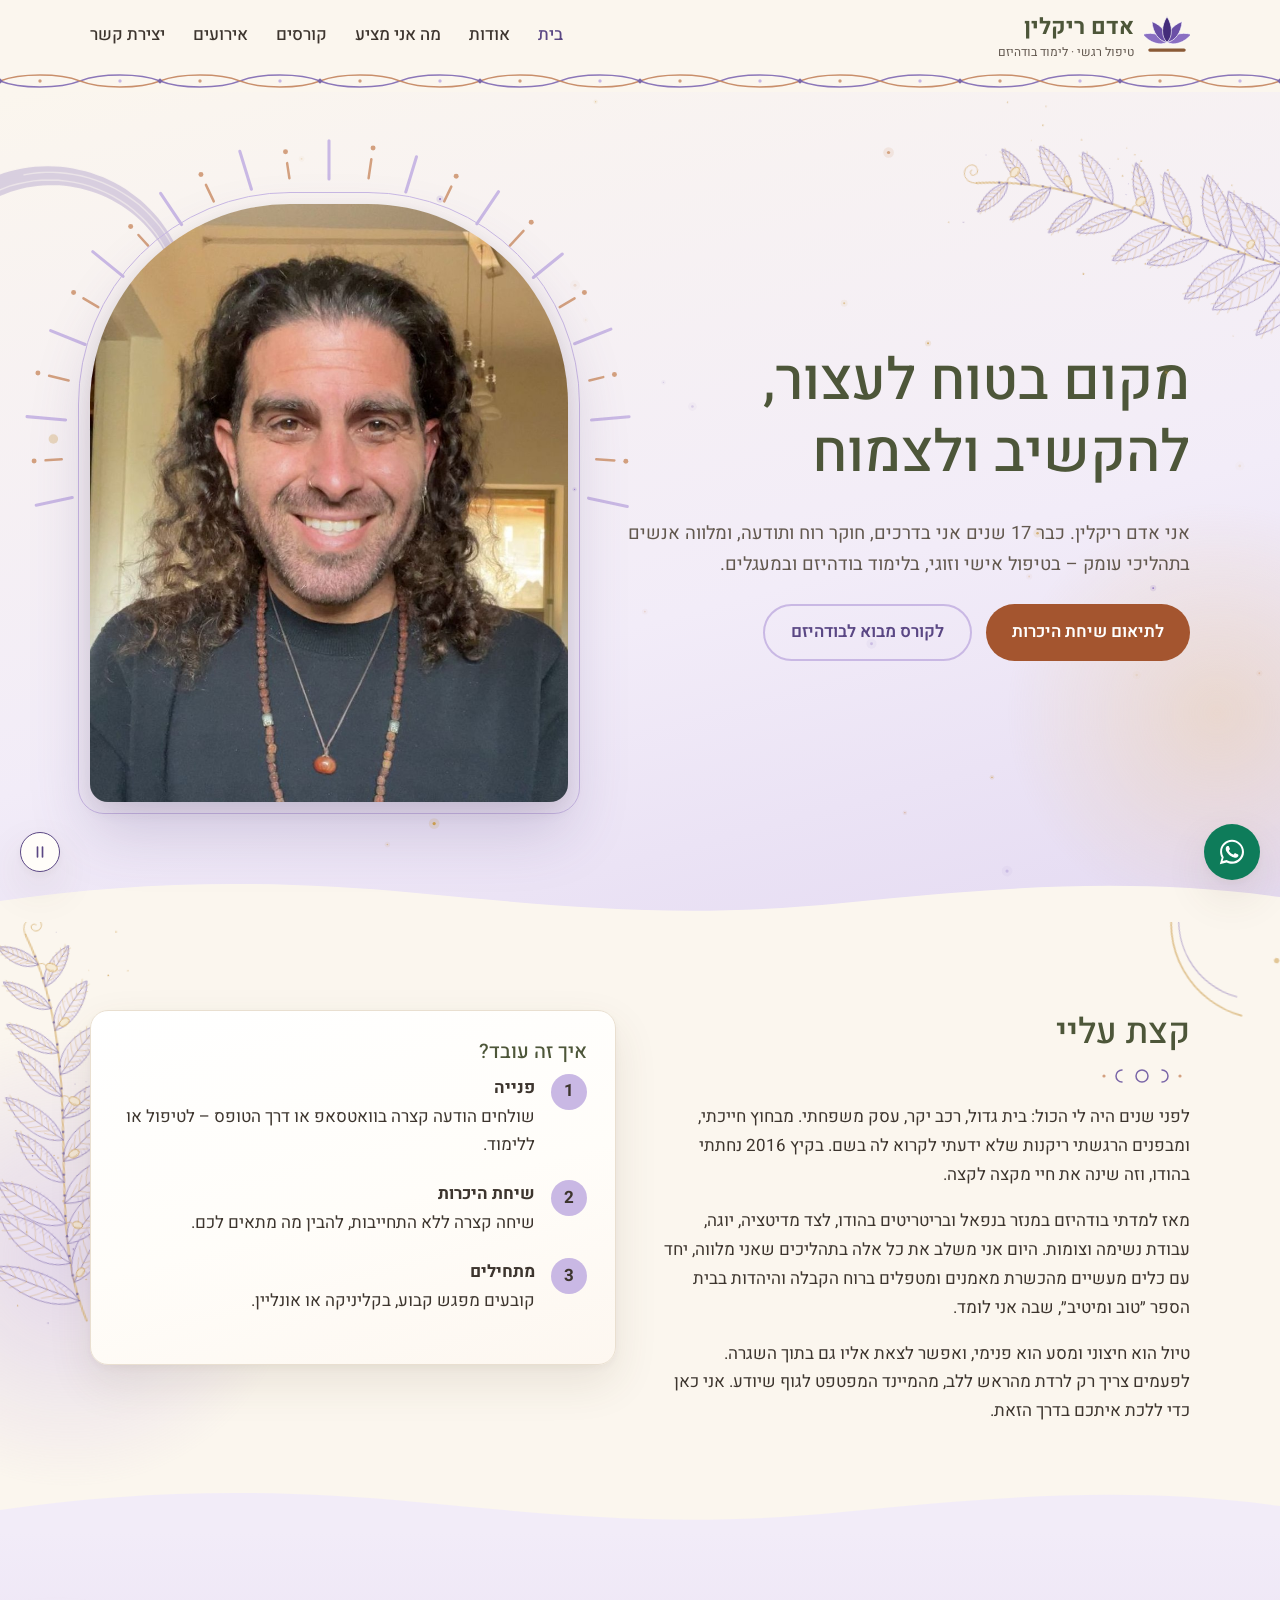
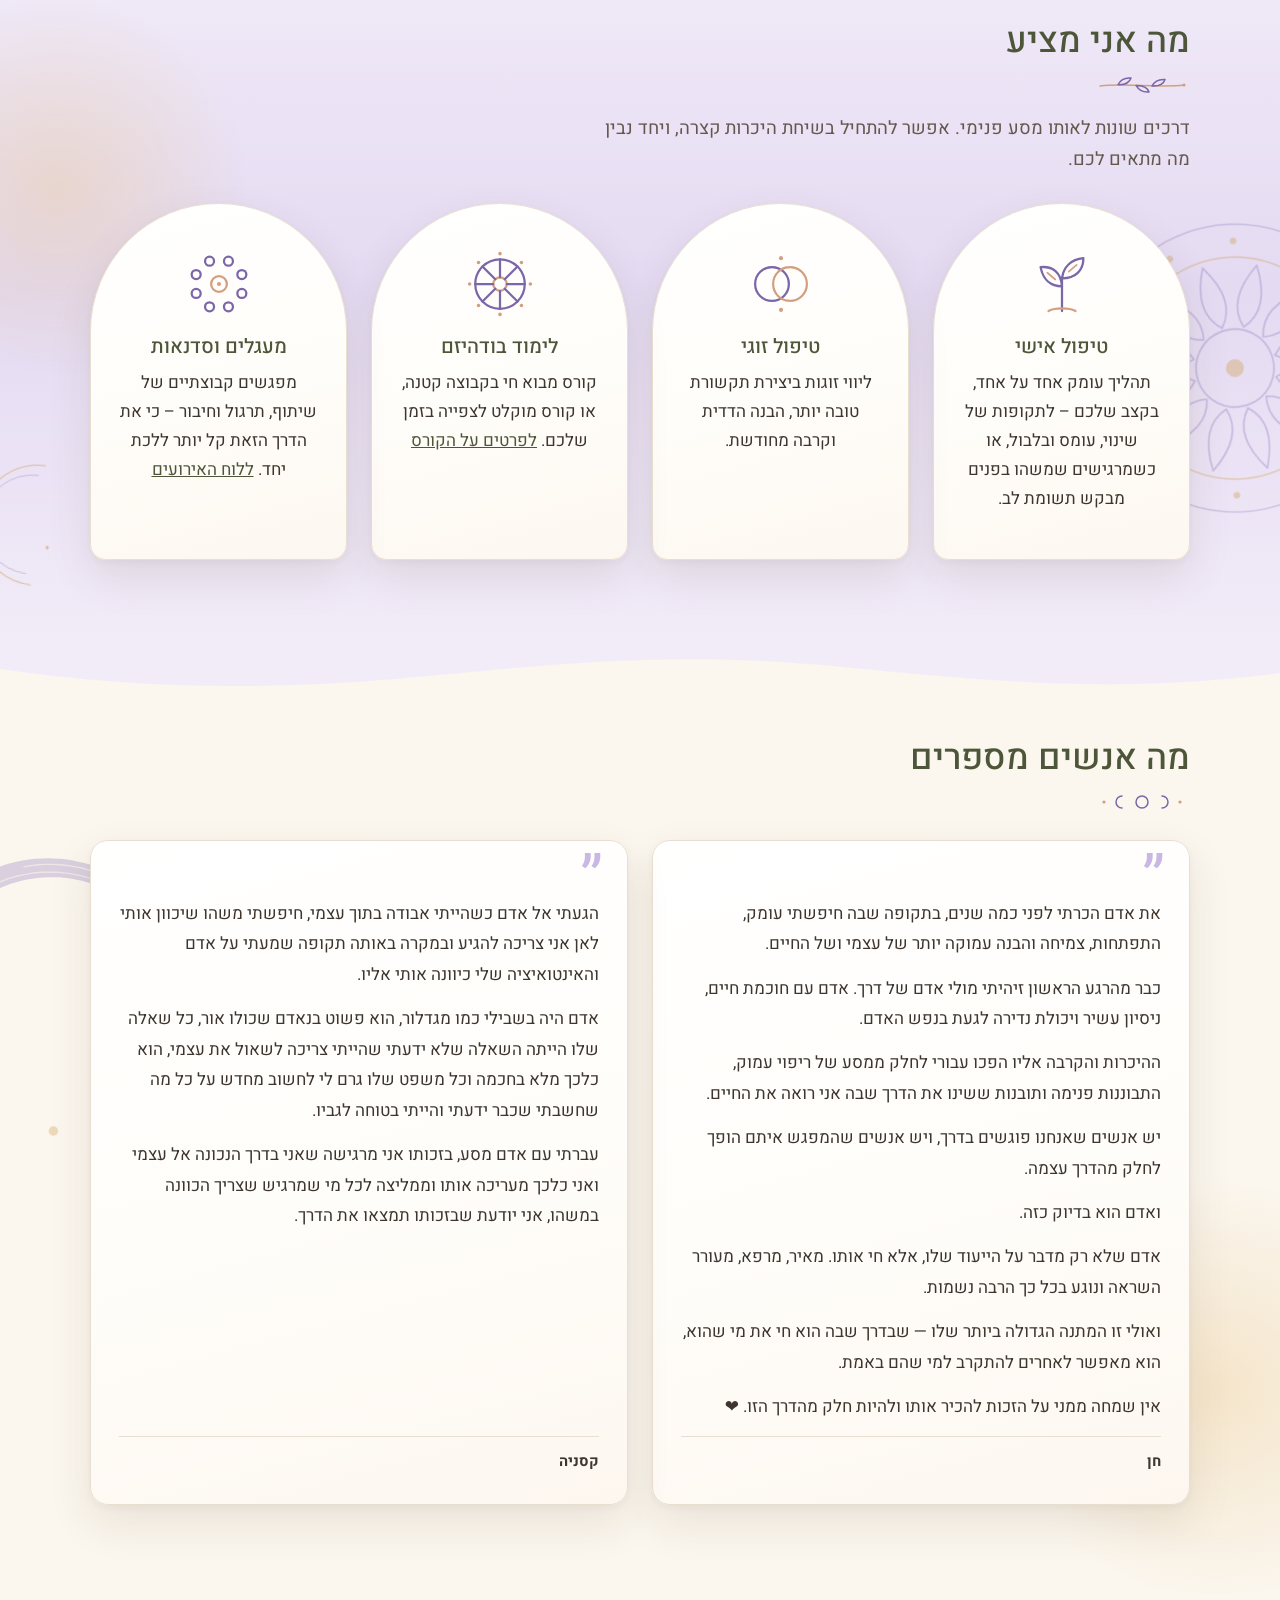
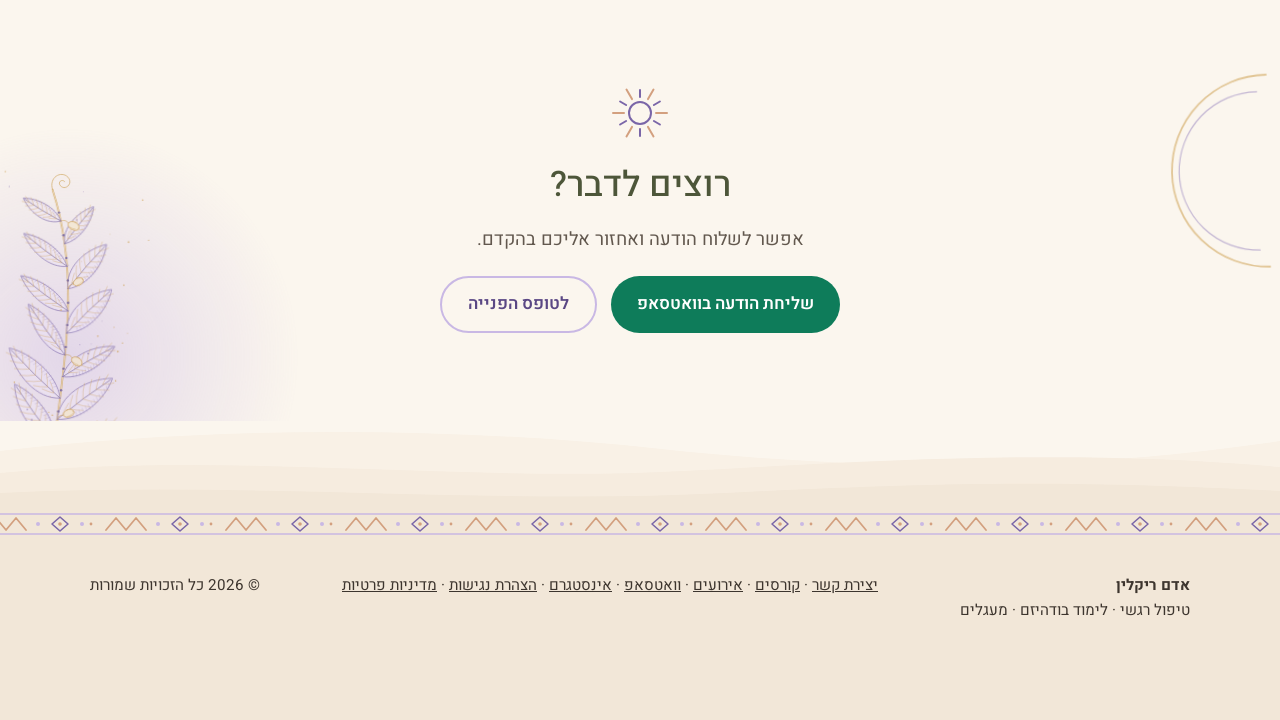
<file: index.html>
<!doctype html>
<html lang="he" dir="rtl">
<head>
<meta charset="utf-8">
<meta name="viewport" content="width=device-width, initial-scale=1">
<title>אדם ריקלין | מטפל רגשי ומורה לבודהיזם</title>
<link rel="icon" type="image/svg+xml" href="images/logo.svg">
<link rel="apple-touch-icon" href="images/apple-touch-icon.png">
<meta name="description" content="אדם ריקלין – טיפול רגשי, לימוד בודהיזם, קורסים ומעגלים. לתיאום שיחת היכרות בוואטסאפ.">
<link rel="canonical" href="https://adamriklin.com/">
<meta property="og:type" content="website">
<meta property="og:locale" content="he_IL">
<meta property="og:site_name" content="אדם ריקלין">
<meta property="og:title" content="אדם ריקלין | מטפל רגשי ומורה לבודהיזם">
<meta property="og:description" content="אדם ריקלין – טיפול רגשי, לימוד בודהיזם, קורסים ומעגלים. לתיאום שיחת היכרות בוואטסאפ.">
<meta property="og:url" content="https://adamriklin.com/">
<meta property="og:image" content="https://adamriklin.com/images/share.jpg">
<meta property="og:image:width" content="1200">
<meta property="og:image:height" content="630">
<meta name="twitter:card" content="summary_large_image">
<script type="application/ld+json">
{
  "@context": "https://schema.org",
  "@graph": [
    {
      "@type": "WebSite",
      "@id": "https://adamriklin.com/#website",
      "url": "https://adamriklin.com/",
      "name": "אדם ריקלין",
      "alternateName": "Adam Riklin",
      "inLanguage": "he"
    },
    {
      "@type": "Person",
      "@id": "https://adamriklin.com/#adam",
      "name": "אדם ריקלין",
      "alternateName": "Adam Riklin",
      "jobTitle": "מטפל רגשי ומורה לבודהיזם",
      "url": "https://adamriklin.com/",
      "sameAs": ["https://www.instagram.com/adam.riklin/"]
    }
  ]
}
</script>
<link rel="preconnect" href="https://fonts.googleapis.com">
<link rel="preconnect" href="https://fonts.gstatic.com" crossorigin>
<link href="https://fonts.googleapis.com/css2?family=Heebo:wght@300;400;500;700&display=swap" rel="stylesheet">
<link rel="stylesheet" href="css/style.css">
</head>
<body>
<a class="skip-link" href="#main">דילוג לתוכן הראשי</a>
<header class="site-header">
  <nav class="nav container" aria-label="ניווט ראשי">
    <a class="logo" href="index.html"><img src="images/logo.svg" alt="" width="46" height="46"><span>אדם ריקלין<small>טיפול רגשי · לימוד בודהיזם</small></span></a>
    <button class="menu-btn" aria-label="תפריט" aria-expanded="false">☰</button>
    <ul><li><a class="link active" href="index.html" aria-current="page">בית</a></li><li><a class="link" href="index.html#about">אודות</a></li><li><a class="link" href="index.html#services">מה אני מציע</a></li><li><a class="link" href="course.html">קורסים</a></li><li><a class="link" href="events.html">אירועים</a></li><li><a class="link" href="contact.html">יצירת קשר</a></li></ul>
  </nav>
</header>
<main id="main">

<section class="hero">
  <div class="container hero-grid">
    <div>
      <h1>מקום בטוח לעצור,<br>להקשיב ולצמוח</h1>
      <p class="lead">אני אדם ריקלין. כבר 17 שנים אני בדרכים, חוקר רוח ותודעה, ומלווה אנשים בתהליכי עומק – בטיפול אישי וזוגי, בלימוד בודהיזם ובמעגלים.</p>
      <div class="actions">
        <a class="btn btn-primary" href="contact.html">לתיאום שיחת היכרות</a>
        <a class="btn btn-outline" href="course.html">לקורס מבוא לבודהיזם</a>
      </div>
    </div>
    <div class="arch"><div class="portrait" role="img" aria-label="תמונה של אדם ריקלין" style="background-image:url(images/adam.jpg)"></div></div>
  </div>
</section>

<section class="section" id="about">
  <div class="container two-col">
    <div>
      <h2>קצת עליי</h2>
      <p>לפני שנים היה לי הכול: בית גדול, רכב יקר, עסק משפחתי. מבחוץ חייכתי, ומבפנים הרגשתי ריקנות שלא ידעתי לקרוא לה בשם. בקיץ 2016 נחתתי בהודו, וזה שינה את חיי מקצה לקצה.</p>
      <p>מאז למדתי בודהיזם במנזר בנפאל ובריטריטים בהודו, לצד מדיטציה, יוגה, עבודת נשימה וצומות. היום אני משלב את כל אלה בתהליכים שאני מלווה, יחד עם כלים מעשיים מהכשרת מאמנים ומטפלים ברוח הקבלה והיהדות בבית הספר ״טוב ומיטיב״, שבה אני לומד.</p>
      <p>טיול הוא חיצוני ומסע הוא פנימי, ואפשר לצאת אליו גם בתוך השגרה. לפעמים צריך רק לרדת מהראש ללב, מהמיינד המפטפט לגוף שיודע. אני כאן כדי ללכת איתכם בדרך הזאת.</p>
    </div>
    <div class="card">
      <h3>איך זה עובד?</h3>
      <ol class="steps">
        <li><strong>פנייה</strong><br>שולחים הודעה קצרה בוואטסאפ או דרך הטופס – לטיפול או ללימוד.</li>
        <li><strong>שיחת היכרות</strong><br>שיחה קצרה ללא התחייבות, להבין מה מתאים לכם.</li>
        <li><strong>מתחילים</strong><br>קובעים מפגש קבוע, בקליניקה או אונליין.</li>
      </ol>
    </div>
  </div>
</section>

<section class="section alt" id="services">
  <div class="container">
    <h2>מה אני מציע</h2>
    <p class="lead">דרכים שונות לאותו מסע פנימי. אפשר להתחיל בשיחת היכרות קצרה, ויחד נבין מה מתאים לכם.</p>
    <div class="grid grid-3" style="margin-top:28px">
      <div class="card arch-card"><img class="icon" src="images/icon-sprout.svg" alt="" width="72" height="72"><h3>טיפול אישי</h3><p>תהליך עומק אחד על אחד, בקצב שלכם – לתקופות של שינוי, עומס ובלבול, או כשמרגישים שמשהו בפנים מבקש תשומת לב.</p></div>
      <div class="card arch-card"><img class="icon" src="images/icon-together.svg" alt="" width="72" height="72"><h3>טיפול זוגי</h3><p>ליווי זוגות ביצירת תקשורת טובה יותר, הבנה הדדית וקרבה מחודשת.</p></div>
      <div class="card arch-card"><img class="icon" src="images/icon-wheel.svg" alt="" width="72" height="72"><h3>לימוד בודהיזם</h3><p>קורס מבוא חי בקבוצה קטנה, או קורס מוקלט לצפייה בזמן שלכם. <a href="course.html">לפרטים על הקורס</a></p></div>
      <div class="card arch-card"><img class="icon" src="images/icon-circle.svg" alt="" width="72" height="72"><h3>מעגלים וסדנאות</h3><p>מפגשים קבוצתיים של שיתוף, תרגול וחיבור – כי את הדרך הזאת קל יותר ללכת יחד. <a href="events.html">ללוח האירועים</a></p></div>
    </div>
  </div>
</section>

<section class="section" id="testimonials">
  <div class="container">
    <h2>מה אנשים מספרים</h2>
    <div class="grid grid-2" style="margin-top:28px">
    <figure class="card quote quote-feature">
      <blockquote>
        <p>את אדם הכרתי לפני כמה שנים, בתקופה שבה חיפשתי עומק, התפתחות, צמיחה והבנה עמוקה יותר של עצמי ושל החיים.</p>
        <p>כבר מהרגע הראשון זיהיתי מולי אדם של דרך. אדם עם חוכמת חיים, ניסיון עשיר ויכולת נדירה לגעת בנפש האדם.</p>
        <p>ההיכרות והקרבה אליו הפכו עבורי לחלק ממסע של ריפוי עמוק, התבוננות פנימה ותובנות ששינו את הדרך שבה אני רואה את החיים.</p>
        <p>יש אנשים שאנחנו פוגשים בדרך, ויש אנשים שהמפגש איתם הופך לחלק מהדרך עצמה.</p>
        <p>ואדם הוא בדיוק כזה.</p>
        <p>אדם שלא רק מדבר על הייעוד שלו, אלא חי אותו. מאיר, מרפא, מעורר השראה ונוגע בכל כך הרבה נשמות.</p>
        <p>ואולי זו המתנה הגדולה ביותר שלו — שבדרך שבה הוא חי את מי שהוא, הוא מאפשר לאחרים להתקרב למי שהם באמת.</p>
        <p>אין שמחה ממני על הזכות להכיר אותו ולהיות חלק מהדרך הזו. <span aria-hidden="true">❤️</span></p>
      </blockquote>
      <figcaption><strong>חן</strong></figcaption>
    </figure>
    <figure class="card quote quote-feature">
      <blockquote>
        <p>הגעתי אל אדם כשהייתי אבודה בתוך עצמי, חיפשתי משהו שיכוון אותי לאן אני צריכה להגיע ובמקרה באותה תקופה שמעתי על אדם והאינטואיציה שלי כיוונה אותי אליו.</p>
        <p>אדם היה בשבילי כמו מגדלור, הוא פשוט בנאדם שכולו אור, כל שאלה שלו הייתה השאלה שלא ידעתי שהייתי צריכה לשאול את עצמי, הוא כלכך מלא בחכמה וכל משפט שלו גרם לי לחשוב מחדש על כל מה שחשבתי שכבר ידעתי והייתי בטוחה לגביו.</p>
        <p>עברתי עם אדם מסע, בזכותו אני מרגישה שאני בדרך הנכונה אל עצמי ואני כלכך מעריכה אותו וממליצה לכל מי שמרגיש שצריך הכוונה במשהו, אני יודעת שבזכותו תמצאו את הדרך.</p>
      </blockquote>
      <figcaption><strong>קסניה</strong></figcaption>
    </figure>
    </div>
  </div>
</section>

<section class="section closing">
  <div class="container" style="text-align:center">
    <h2>רוצים לדבר?</h2>
    <p class="lead" style="margin-inline:auto">אפשר לשלוח הודעה ואחזור אליכם בהקדם.</p>
    <div style="display:flex;gap:14px;justify-content:center;flex-wrap:wrap;margin-top:20px">
      <a class="btn btn-wa" data-wa href="#">שליחת הודעה בוואטסאפ</a>
      <a class="btn btn-outline" href="contact.html">לטופס הפנייה</a>
    </div>
  </div>
</section>
</main>
<footer class="site-footer">
  <div class="container footer-grid">
    <div><strong>אדם ריקלין</strong><br>טיפול רגשי · לימוד בודהיזם · מעגלים</div>
    <div><a href="contact.html">יצירת קשר</a> · <a href="course.html">קורסים</a> · <a href="events.html">אירועים</a> · <a data-wa href="#">וואטסאפ</a> · <a href="https://www.instagram.com/adam.riklin/" target="_blank" rel="noopener">אינסטגרם<span class="sr-only"> (נפתח בחלון חדש)</span></a> · <a href="accessibility.html">הצהרת נגישות</a> · <a href="privacy.html">מדיניות פרטיות</a></div>
    <div>© <span id="yr"></span> כל הזכויות שמורות</div>
  </div>
</footer>
<a class="wa-float" data-wa href="#" aria-label="שליחת הודעה בוואטסאפ"><svg viewBox="0 0 32 32" aria-hidden="true"><path d="M16 3C9 3 3.3 8.6 3.3 15.6c0 2.2.6 4.4 1.7 6.3L3 29l7.3-1.9c1.8 1 3.8 1.5 5.8 1.5 7 0 12.7-5.6 12.7-12.6S23 3 16 3zm0 23.1c-1.9 0-3.7-.5-5.3-1.4l-.4-.2-4.3 1.1 1.2-4.2-.3-.4c-1-1.7-1.5-3.5-1.5-5.4C5.4 9.8 10.2 5.1 16 5.1s10.6 4.7 10.6 10.5S21.8 26.1 16 26.1zm5.8-7.9c-.3-.2-1.9-.9-2.2-1-.3-.1-.5-.2-.7.2-.2.3-.8 1-1 1.2-.2.2-.4.2-.7.1-.3-.2-1.3-.5-2.6-1.6-1-.9-1.6-1.9-1.8-2.2-.2-.3 0-.5.1-.7l.5-.6c.2-.2.2-.3.3-.6.1-.2 0-.4 0-.6l-1-2.4c-.3-.6-.5-.5-.7-.5h-.6c-.2 0-.6.1-.9.4-.3.3-1.2 1.1-1.2 2.8s1.2 3.2 1.4 3.5c.2.2 2.4 3.6 5.7 5 .8.3 1.4.5 1.9.7.8.3 1.5.2 2.1.1.6-.1 1.9-.8 2.2-1.5.3-.7.3-1.4.2-1.5-.1-.2-.3-.3-.6-.4z"/></svg></a>
<script src="js/config.js?v=2"></script>
<script src="js/main.js"></script>
<script>document.getElementById("yr").textContent=new Date().getFullYear()</script>
</body>
</html>
</file>
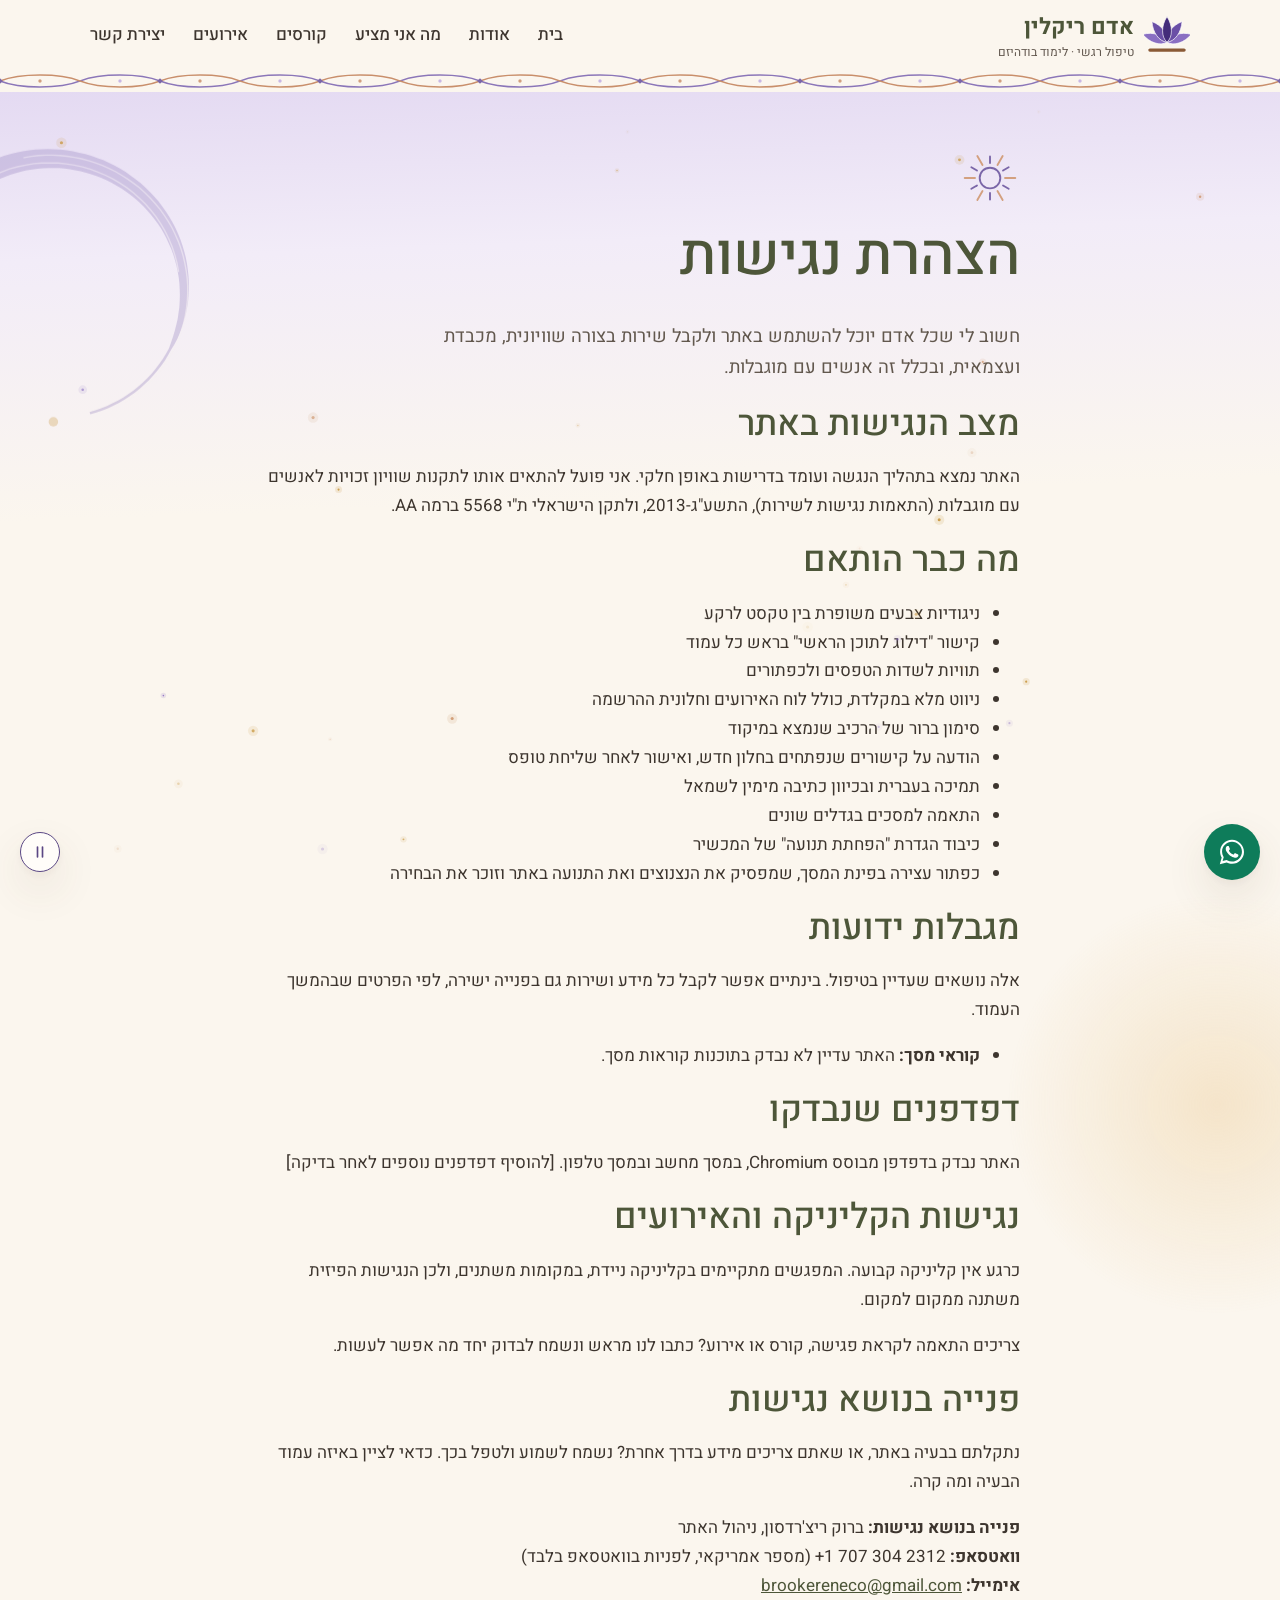
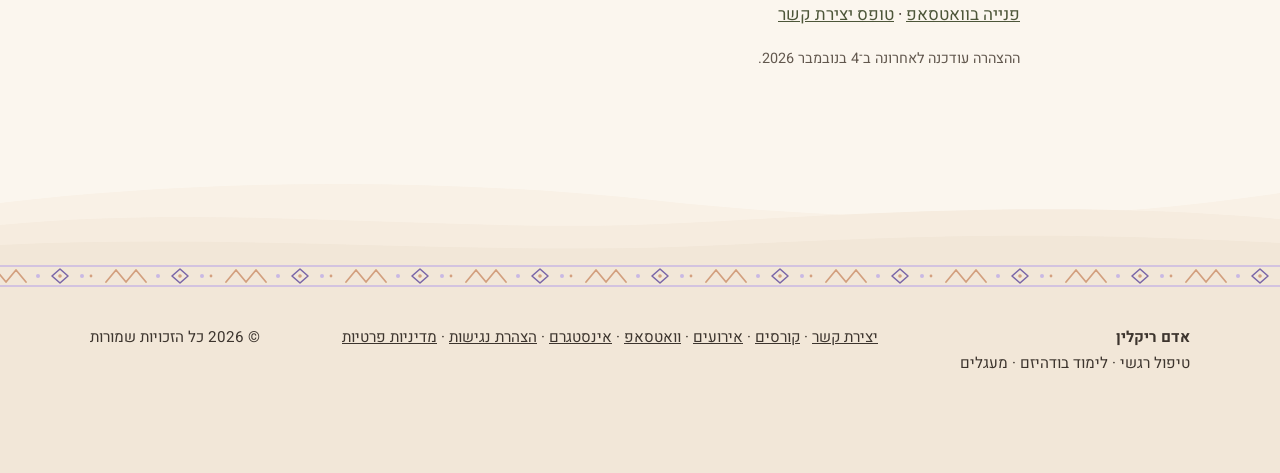
<file: accessibility.html>
<!doctype html>
<html lang="he" dir="rtl">
<head>
<meta charset="utf-8">
<meta name="viewport" content="width=device-width, initial-scale=1">
<title>הצהרת נגישות | אדם ריקלין</title>
<link rel="icon" type="image/svg+xml" href="images/logo.svg">
<link rel="apple-touch-icon" href="images/apple-touch-icon.png">
<meta name="description" content="הצהרת הנגישות של האתר של אדם ריקלין, מגבלות ידועות ודרכי פנייה בנושא נגישות.">
<link rel="canonical" href="https://adamriklin.com/accessibility">
<meta property="og:type" content="website">
<meta property="og:locale" content="he_IL">
<meta property="og:site_name" content="אדם ריקלין">
<meta property="og:title" content="הצהרת נגישות | אדם ריקלין">
<meta property="og:description" content="הצהרת הנגישות של האתר של אדם ריקלין, מגבלות ידועות ודרכי פנייה בנושא נגישות.">
<meta property="og:url" content="https://adamriklin.com/accessibility">
<meta property="og:image" content="https://adamriklin.com/images/share.jpg">
<meta property="og:image:width" content="1200">
<meta property="og:image:height" content="630">
<meta name="twitter:card" content="summary_large_image">
<link rel="preconnect" href="https://fonts.googleapis.com">
<link rel="preconnect" href="https://fonts.gstatic.com" crossorigin>
<link href="https://fonts.googleapis.com/css2?family=Heebo:wght@300;400;500;700&display=swap" rel="stylesheet">
<link rel="stylesheet" href="css/style.css">
</head>
<body>
<a class="skip-link" href="#main">דילוג לתוכן הראשי</a>
<header class="site-header">
  <nav class="nav container" aria-label="ניווט ראשי">
    <a class="logo" href="index.html"><img src="images/logo.svg" alt="" width="46" height="46"><span>אדם ריקלין<small>טיפול רגשי · לימוד בודהיזם</small></span></a>
    <button class="menu-btn" aria-label="תפריט" aria-expanded="false">☰</button>
    <ul><li><a class="link" href="index.html">בית</a></li><li><a class="link" href="index.html#about">אודות</a></li><li><a class="link" href="index.html#services">מה אני מציע</a></li><li><a class="link" href="course.html">קורסים</a></li><li><a class="link" href="events.html">אירועים</a></li><li><a class="link" href="contact.html">יצירת קשר</a></li></ul>
  </nav>
</header>
<main id="main">
<section class="section">
  <div class="container" style="max-width:760px">
    <h1>הצהרת נגישות</h1>
    <p class="lead">חשוב לי שכל אדם יוכל להשתמש באתר ולקבל שירות בצורה שוויונית, מכבדת ועצמאית, ובכלל זה אנשים עם מוגבלות.</p>

    <h2>מצב הנגישות באתר</h2>
    <p>האתר נמצא בתהליך הנגשה ועומד בדרישות באופן חלקי. אני פועל להתאים אותו לתקנות שוויון זכויות לאנשים עם מוגבלות (התאמות נגישות לשירות), התשע"ג-2013, ולתקן הישראלי ת"י 5568 ברמה AA.</p>

    <h2>מה כבר הותאם</h2>
    <ul>
      <li>ניגודיות צבעים משופרת בין טקסט לרקע</li>
      <li>קישור "דילוג לתוכן הראשי" בראש כל עמוד</li>
      <li>תוויות לשדות הטפסים ולכפתורים</li>
      <li>ניווט מלא במקלדת, כולל לוח האירועים וחלונית ההרשמה</li>
      <li>סימון ברור של הרכיב שנמצא במיקוד</li>
      <li>הודעה על קישורים שנפתחים בחלון חדש, ואישור לאחר שליחת טופס</li>
      <li>תמיכה בעברית ובכיוון כתיבה מימין לשמאל</li>
      <li>התאמה למסכים בגדלים שונים</li>
      <li>כיבוד הגדרת "הפחתת תנועה" של המכשיר</li>
      <li>כפתור עצירה בפינת המסך, שמפסיק את הנצנוצים ואת התנועה באתר וזוכר את הבחירה</li>
    </ul>

    <h2>מגבלות ידועות</h2>
    <p>אלה נושאים שעדיין בטיפול. בינתיים אפשר לקבל כל מידע ושירות גם בפנייה ישירה, לפי הפרטים שבהמשך העמוד.</p>
    <ul>
      <li><strong>קוראי מסך:</strong> האתר עדיין לא נבדק בתוכנות קוראות מסך.</li>
    </ul>

    <h2>דפדפנים שנבדקו</h2>
    <p>האתר נבדק בדפדפן מבוסס Chromium, במסך מחשב ובמסך טלפון. [להוסיף דפדפנים נוספים לאחר בדיקה]</p>

    <h2>נגישות הקליניקה והאירועים</h2>
    <p>כרגע אין קליניקה קבועה. המפגשים מתקיימים בקליניקה ניידת, במקומות משתנים, ולכן הנגישות הפיזית משתנה ממקום למקום.</p>
    <p>צריכים התאמה לקראת פגישה, קורס או אירוע? כתבו לנו מראש ונשמח לבדוק יחד מה אפשר לעשות.</p>

    <h2>פנייה בנושא נגישות</h2>
    <p>נתקלתם בבעיה באתר, או שאתם צריכים מידע בדרך אחרת? נשמח לשמוע ולטפל בכך. כדאי לציין באיזה עמוד הבעיה ומה קרה.</p>
    <p><strong>פנייה בנושא נגישות:</strong> ברוק ריצ'רדסון, ניהול האתר<br>
    <strong>וואטסאפ:</strong> <span dir="ltr">+1 707 304 2312</span> (מספר אמריקאי, לפניות בוואטסאפ בלבד)<br>
    <strong>אימייל:</strong> <a href="mailto:brookereneco@gmail.com">brookereneco@gmail.com</a><br>
    <a href="https://wa.me/17073042312?text=שלום%20ברוק,%20אני%20פונה%20בנושא%20נגישות%20באתר" target="_blank" rel="noopener">פנייה בוואטסאפ<span class="sr-only"> (נפתח בחלון חדש)</span></a> · <a href="contact.html">טופס יצירת קשר</a></p>

    <p class="form-note">ההצהרה עודכנה לאחרונה ב־4 בנובמבר 2026.</p>
  </div>
</section>
</main>
<footer class="site-footer">
  <div class="container footer-grid">
    <div><strong>אדם ריקלין</strong><br>טיפול רגשי · לימוד בודהיזם · מעגלים</div>
    <div><a href="contact.html">יצירת קשר</a> · <a href="course.html">קורסים</a> · <a href="events.html">אירועים</a> · <a data-wa href="#">וואטסאפ</a> · <a href="https://www.instagram.com/adam.riklin/" target="_blank" rel="noopener">אינסטגרם<span class="sr-only"> (נפתח בחלון חדש)</span></a> · <a href="accessibility.html">הצהרת נגישות</a> · <a href="privacy.html">מדיניות פרטיות</a></div>
    <div>© <span id="yr"></span> כל הזכויות שמורות</div>
  </div>
</footer>
<a class="wa-float" data-wa href="#" aria-label="שליחת הודעה בוואטסאפ"><svg viewBox="0 0 32 32" aria-hidden="true"><path d="M16 3C9 3 3.3 8.6 3.3 15.6c0 2.2.6 4.4 1.7 6.3L3 29l7.3-1.9c1.8 1 3.8 1.5 5.8 1.5 7 0 12.7-5.6 12.7-12.6S23 3 16 3zm0 23.1c-1.9 0-3.7-.5-5.3-1.4l-.4-.2-4.3 1.1 1.2-4.2-.3-.4c-1-1.7-1.5-3.5-1.5-5.4C5.4 9.8 10.2 5.1 16 5.1s10.6 4.7 10.6 10.5S21.8 26.1 16 26.1zm5.8-7.9c-.3-.2-1.9-.9-2.2-1-.3-.1-.5-.2-.7.2-.2.3-.8 1-1 1.2-.2.2-.4.2-.7.1-.3-.2-1.3-.5-2.6-1.6-1-.9-1.6-1.9-1.8-2.2-.2-.3 0-.5.1-.7l.5-.6c.2-.2.2-.3.3-.6.1-.2 0-.4 0-.6l-1-2.4c-.3-.6-.5-.5-.7-.5h-.6c-.2 0-.6.1-.9.4-.3.3-1.2 1.1-1.2 2.8s1.2 3.2 1.4 3.5c.2.2 2.4 3.6 5.7 5 .8.3 1.4.5 1.9.7.8.3 1.5.2 2.1.1.6-.1 1.9-.8 2.2-1.5.3-.7.3-1.4.2-1.5-.1-.2-.3-.3-.6-.4z"/></svg></a>
<script src="js/config.js?v=2"></script>
<script src="js/main.js"></script>
<script>document.getElementById("yr").textContent=new Date().getFullYear()</script>
</body>
</html>
</file>
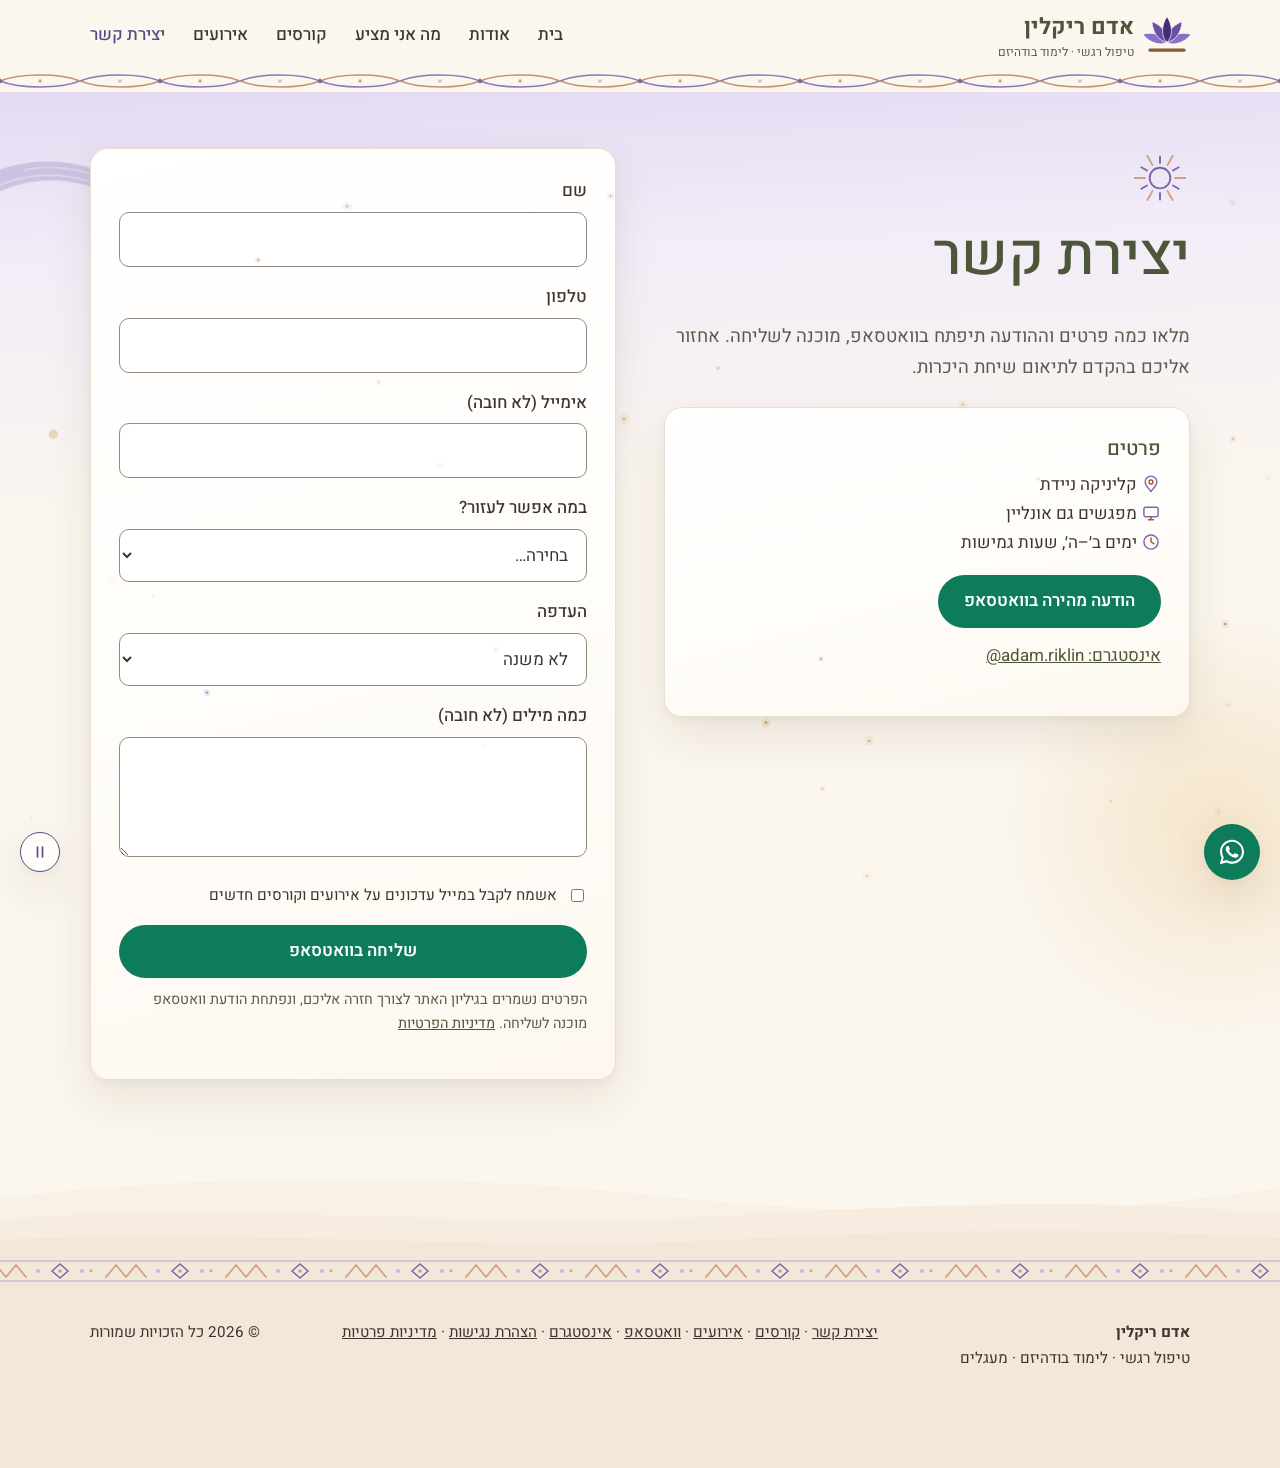
<file: contact.html>
<!doctype html>
<html lang="he" dir="rtl">
<head>
<meta charset="utf-8">
<meta name="viewport" content="width=device-width, initial-scale=1">
<title>יצירת קשר | אדם ריקלין</title>
<link rel="icon" type="image/svg+xml" href="images/logo.svg">
<link rel="apple-touch-icon" href="images/apple-touch-icon.png">
<meta name="description" content="פנייה לאדם ריקלין לתיאום שיחת היכרות – ישירות בוואטסאפ.">
<link rel="canonical" href="https://adamriklin.com/contact">
<meta property="og:type" content="website">
<meta property="og:locale" content="he_IL">
<meta property="og:site_name" content="אדם ריקלין">
<meta property="og:title" content="יצירת קשר | אדם ריקלין">
<meta property="og:description" content="פנייה לאדם ריקלין לתיאום שיחת היכרות – ישירות בוואטסאפ.">
<meta property="og:url" content="https://adamriklin.com/contact">
<meta property="og:image" content="https://adamriklin.com/images/share.jpg">
<meta property="og:image:width" content="1200">
<meta property="og:image:height" content="630">
<meta name="twitter:card" content="summary_large_image">
<link rel="preconnect" href="https://fonts.googleapis.com">
<link rel="preconnect" href="https://fonts.gstatic.com" crossorigin>
<link href="https://fonts.googleapis.com/css2?family=Heebo:wght@300;400;500;700&display=swap" rel="stylesheet">
<link rel="stylesheet" href="css/style.css">
</head>
<body>
<a class="skip-link" href="#main">דילוג לתוכן הראשי</a>
<header class="site-header">
  <nav class="nav container" aria-label="ניווט ראשי">
    <a class="logo" href="index.html"><img src="images/logo.svg" alt="" width="46" height="46"><span>אדם ריקלין<small>טיפול רגשי · לימוד בודהיזם</small></span></a>
    <button class="menu-btn" aria-label="תפריט" aria-expanded="false">☰</button>
    <ul><li><a class="link" href="index.html">בית</a></li><li><a class="link" href="index.html#about">אודות</a></li><li><a class="link" href="index.html#services">מה אני מציע</a></li><li><a class="link" href="course.html">קורסים</a></li><li><a class="link" href="events.html">אירועים</a></li><li><a class="link active" href="contact.html" aria-current="page">יצירת קשר</a></li></ul>
  </nav>
</header>
<main id="main">

<section class="section">
  <div class="container two-col">
    <div>
      <h1>יצירת קשר</h1>
      <p class="lead">מלאו כמה פרטים וההודעה תיפתח בוואטסאפ, מוכנה לשליחה. אחזור אליכם בהקדם לתיאום שיחת היכרות.</p>
      <div class="card" style="margin-top:24px">
        <h2 class="h3">פרטים</h2>
        <p><span class="ico ico-pin" aria-hidden="true"></span> קליניקה ניידת<br><span class="ico ico-screen" aria-hidden="true"></span> מפגשים גם אונליין<br><span class="ico ico-clock" aria-hidden="true"></span> ימים ב׳–ה׳, שעות גמישות</p>
        <a class="btn btn-wa" data-wa href="#">הודעה מהירה בוואטסאפ</a>
        <p style="margin-top:14px"><a href="https://www.instagram.com/adam.riklin/" target="_blank" rel="noopener">אינסטגרם: <span dir="ltr">@adam.riklin</span><span class="sr-only"> (נפתח בחלון חדש)</span></a></p>
      </div>
    </div>
    <div class="card">
      <form id="inquiry-form">
        <div class="field"><label for="name">שם</label><input id="name" name="name" autocomplete="name" required></div>
        <div class="field"><label for="phone">טלפון</label><input id="phone" name="phone" type="tel" autocomplete="tel" required></div>
        <div class="field"><label for="email">אימייל (לא חובה)</label><input id="email" name="email" type="email" autocomplete="email"></div>
        <div class="field"><label for="topic">במה אפשר לעזור?</label>
          <select id="topic" name="topic"><option value="">בחירה…</option><option>טיפול אישי</option><option>טיפול זוגי</option><option>מעגלים וסדנאות</option><option>קורס מבוא לבודהיזם</option><option>אחר</option></select></div>
        <div class="field"><label for="format">העדפה</label>
          <select id="format" name="format"><option value="">לא משנה</option><option>פגישה בקליניקה</option><option>אונליין</option></select></div>
        <div class="field"><label for="message">כמה מילים (לא חובה)</label><textarea id="message" name="message"></textarea></div>
        <div class="field check"><input type="checkbox" id="consent" name="consent" value="yes"><label for="consent">אשמח לקבל במייל עדכונים על אירועים וקורסים חדשים</label></div>
        <button class="btn btn-wa" type="submit" style="width:100%;justify-content:center">שליחה בוואטסאפ</button>
        <p class="form-note" style="margin-top:10px">הפרטים נשמרים בגיליון האתר לצורך חזרה אליכם, ונפתחת הודעת וואטסאפ מוכנה לשליחה. <a href="privacy.html">מדיניות הפרטיות</a></p>
      </form>
    </div>
  </div>
</section>
</main>
<footer class="site-footer">
  <div class="container footer-grid">
    <div><strong>אדם ריקלין</strong><br>טיפול רגשי · לימוד בודהיזם · מעגלים</div>
    <div><a href="contact.html">יצירת קשר</a> · <a href="course.html">קורסים</a> · <a href="events.html">אירועים</a> · <a data-wa href="#">וואטסאפ</a> · <a href="https://www.instagram.com/adam.riklin/" target="_blank" rel="noopener">אינסטגרם<span class="sr-only"> (נפתח בחלון חדש)</span></a> · <a href="accessibility.html">הצהרת נגישות</a> · <a href="privacy.html">מדיניות פרטיות</a></div>
    <div>© <span id="yr"></span> כל הזכויות שמורות</div>
  </div>
</footer>
<a class="wa-float" data-wa href="#" aria-label="שליחת הודעה בוואטסאפ"><svg viewBox="0 0 32 32" aria-hidden="true"><path d="M16 3C9 3 3.3 8.6 3.3 15.6c0 2.2.6 4.4 1.7 6.3L3 29l7.3-1.9c1.8 1 3.8 1.5 5.8 1.5 7 0 12.7-5.6 12.7-12.6S23 3 16 3zm0 23.1c-1.9 0-3.7-.5-5.3-1.4l-.4-.2-4.3 1.1 1.2-4.2-.3-.4c-1-1.7-1.5-3.5-1.5-5.4C5.4 9.8 10.2 5.1 16 5.1s10.6 4.7 10.6 10.5S21.8 26.1 16 26.1zm5.8-7.9c-.3-.2-1.9-.9-2.2-1-.3-.1-.5-.2-.7.2-.2.3-.8 1-1 1.2-.2.2-.4.2-.7.1-.3-.2-1.3-.5-2.6-1.6-1-.9-1.6-1.9-1.8-2.2-.2-.3 0-.5.1-.7l.5-.6c.2-.2.2-.3.3-.6.1-.2 0-.4 0-.6l-1-2.4c-.3-.6-.5-.5-.7-.5h-.6c-.2 0-.6.1-.9.4-.3.3-1.2 1.1-1.2 2.8s1.2 3.2 1.4 3.5c.2.2 2.4 3.6 5.7 5 .8.3 1.4.5 1.9.7.8.3 1.5.2 2.1.1.6-.1 1.9-.8 2.2-1.5.3-.7.3-1.4.2-1.5-.1-.2-.3-.3-.6-.4z"/></svg></a>
<script src="js/config.js?v=2"></script>
<script src="js/main.js"></script>
<script>document.getElementById("yr").textContent=new Date().getFullYear()</script>
</body>
</html>
</file>
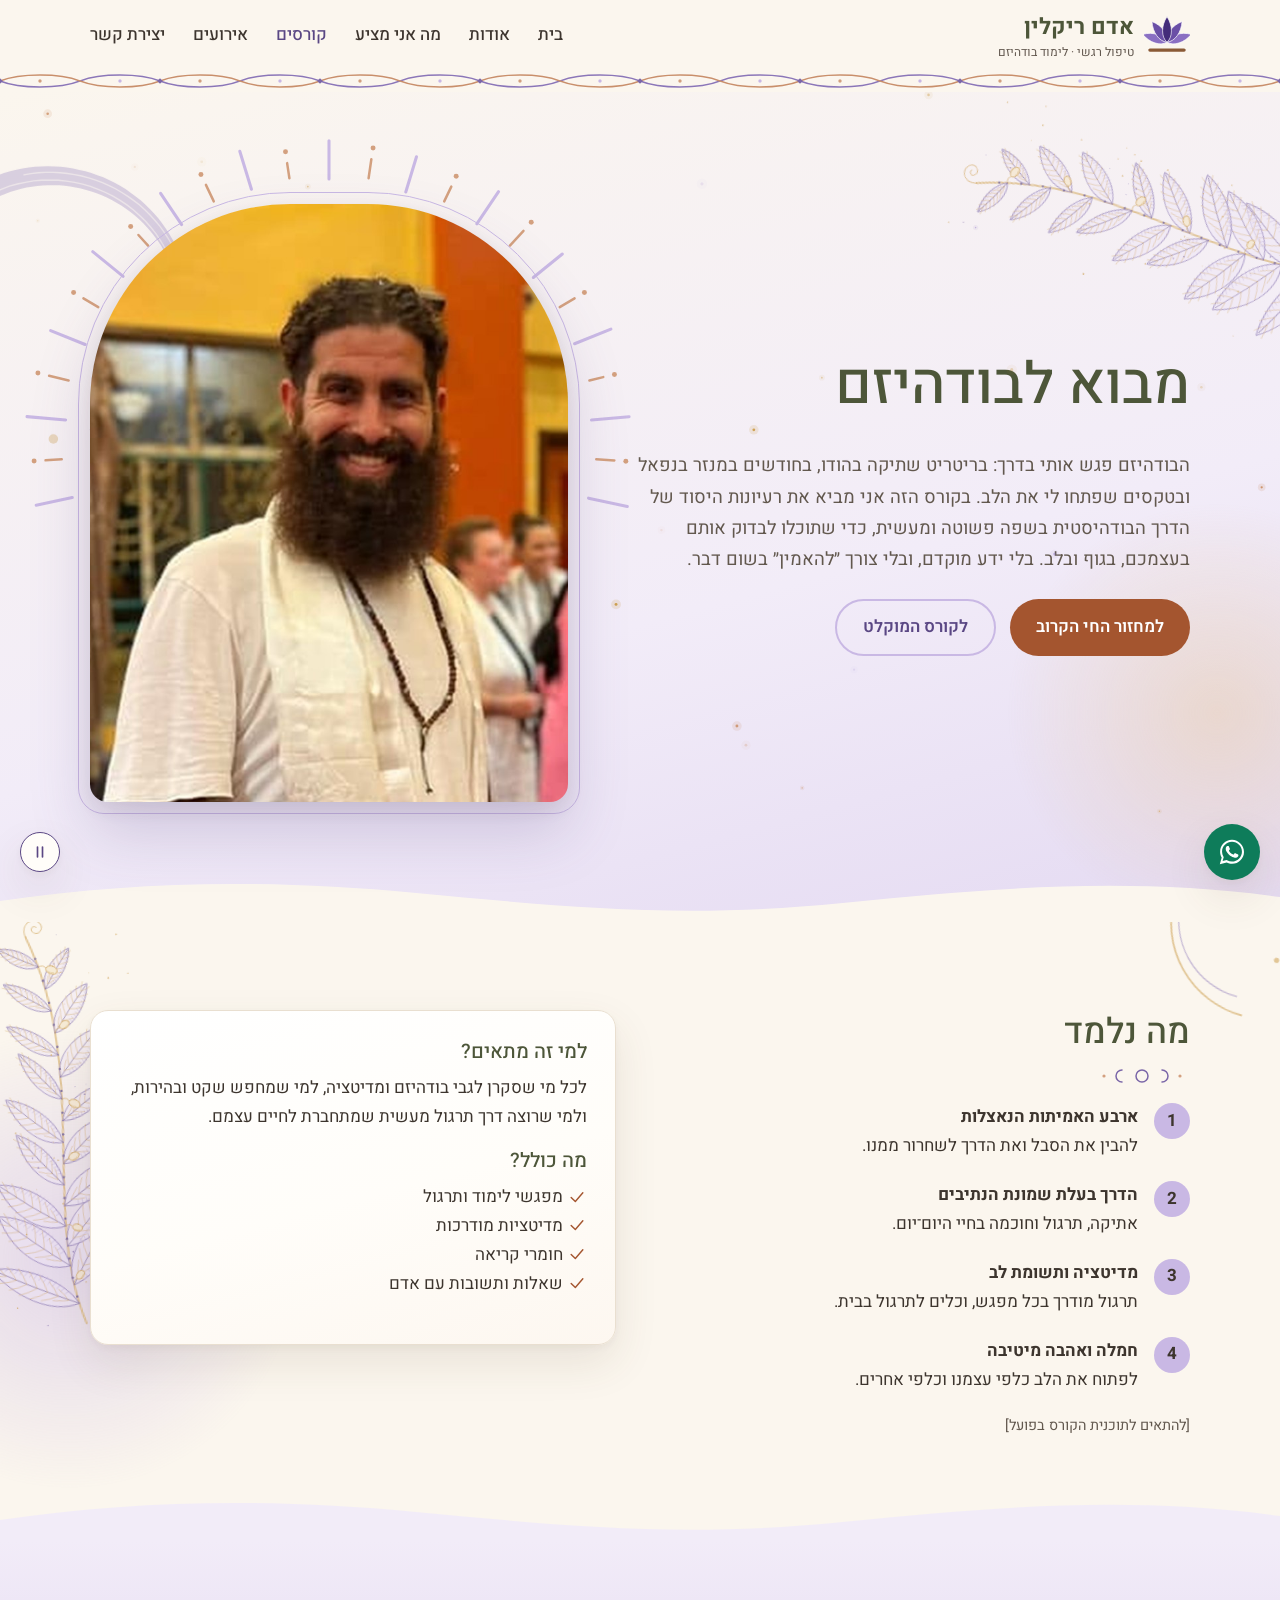
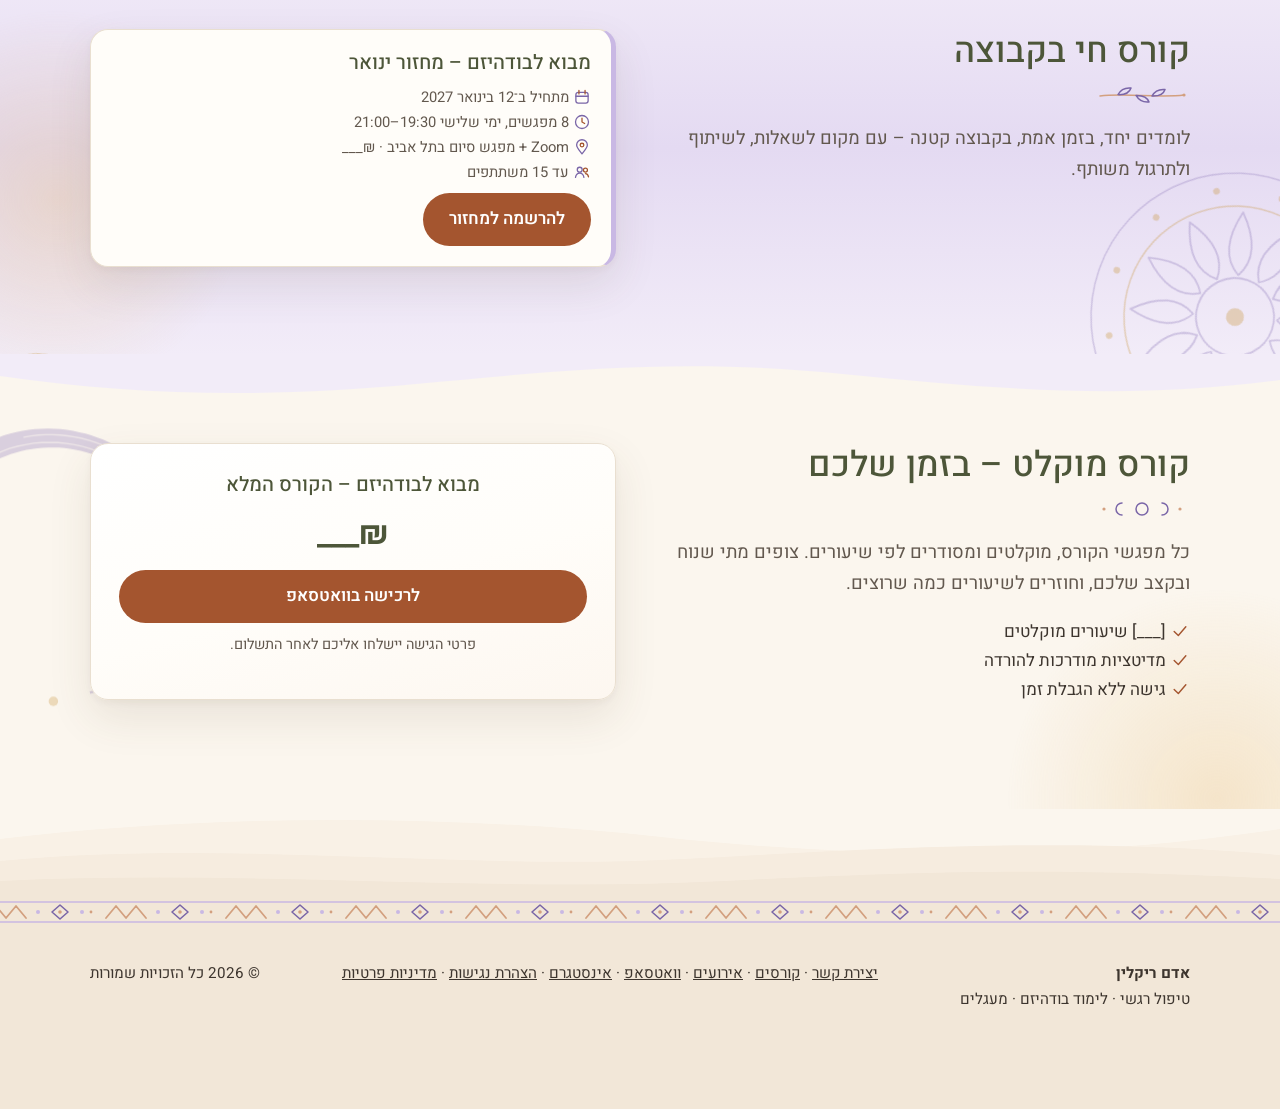
<file: course.html>
<!doctype html>
<html lang="he" dir="rtl">
<head>
<meta charset="utf-8">
<meta name="viewport" content="width=device-width, initial-scale=1">
<title>מבוא לבודהיזם | אדם ריקלין</title>
<link rel="icon" type="image/svg+xml" href="images/logo.svg">
<link rel="apple-touch-icon" href="images/apple-touch-icon.png">
<meta name="description" content="קורס מבוא לבודהיזם עם אדם ריקלין – מחזורים חיים וקורס מוקלט לצפייה בזמנכם.">
<link rel="canonical" href="https://adamriklin.com/course">
<meta property="og:type" content="website">
<meta property="og:locale" content="he_IL">
<meta property="og:site_name" content="אדם ריקלין">
<meta property="og:title" content="מבוא לבודהיזם | אדם ריקלין">
<meta property="og:description" content="קורס מבוא לבודהיזם עם אדם ריקלין – מחזורים חיים וקורס מוקלט לצפייה בזמנכם.">
<meta property="og:url" content="https://adamriklin.com/course">
<meta property="og:image" content="https://adamriklin.com/images/share.jpg">
<meta property="og:image:width" content="1200">
<meta property="og:image:height" content="630">
<meta name="twitter:card" content="summary_large_image">
<link rel="preconnect" href="https://fonts.googleapis.com">
<link rel="preconnect" href="https://fonts.gstatic.com" crossorigin>
<link href="https://fonts.googleapis.com/css2?family=Heebo:wght@300;400;500;700&display=swap" rel="stylesheet">
<link rel="stylesheet" href="css/style.css">
</head>
<body>
<a class="skip-link" href="#main">דילוג לתוכן הראשי</a>
<header class="site-header">
  <nav class="nav container" aria-label="ניווט ראשי">
    <a class="logo" href="index.html"><img src="images/logo.svg" alt="" width="46" height="46"><span>אדם ריקלין<small>טיפול רגשי · לימוד בודהיזם</small></span></a>
    <button class="menu-btn" aria-label="תפריט" aria-expanded="false">☰</button>
    <ul><li><a class="link" href="index.html">בית</a></li><li><a class="link" href="index.html#about">אודות</a></li><li><a class="link" href="index.html#services">מה אני מציע</a></li><li><a class="link active" href="course.html" aria-current="page">קורסים</a></li><li><a class="link" href="events.html">אירועים</a></li><li><a class="link" href="contact.html">יצירת קשר</a></li></ul>
  </nav>
</header>
<main id="main">

<section class="hero">
  <div class="container hero-grid">
    <div>
      <h1>מבוא לבודהיזם</h1>
      <p class="lead">הבודהיזם פגש אותי בדרך: בריטריט שתיקה בהודו, בחודשים במנזר בנפאל ובטקסים שפתחו לי את הלב. בקורס הזה אני מביא את רעיונות היסוד של הדרך הבודהיסטית בשפה פשוטה ומעשית, כדי שתוכלו לבדוק אותם בעצמכם, בגוף ובלב. בלי ידע מוקדם, ובלי צורך ״להאמין״ בשום דבר.</p>
      <div class="actions">
        <a class="btn btn-primary" href="#live">למחזור החי הקרוב</a>
        <a class="btn btn-outline" href="#recorded">לקורס המוקלט</a>
      </div>
    </div>
    <div class="arch"><div class="portrait" role="img" aria-label="תמונה של אדם ריקלין בלבן עם צעיף" style="background-image:url(images/adam-scarf.jpg)"></div></div>
  </div>
</section>

<section class="section">
  <div class="container two-col">
    <div>
      <h2>מה נלמד</h2>
      <ol class="steps">
        <li><strong>ארבע האמיתות הנאצלות</strong><br>להבין את הסבל ואת הדרך לשחרור ממנו.</li>
        <li><strong>הדרך בעלת שמונת הנתיבים</strong><br>אתיקה, תרגול וחוכמה בחיי היום־יום.</li>
        <li><strong>מדיטציה ותשומת לב</strong><br>תרגול מודרך בכל מפגש, וכלים לתרגול בבית.</li>
        <li><strong>חמלה ואהבה מיטיבה</strong><br>לפתוח את הלב כלפי עצמנו וכלפי אחרים.</li>
      </ol>
      <p class="form-note">[להתאים לתוכנית הקורס בפועל]</p>
    </div>
    <div class="card">
      <h3>למי זה מתאים?</h3>
      <p>לכל מי שסקרן לגבי בודהיזם ומדיטציה, למי שמחפש שקט ובהירות, ולמי שרוצה דרך תרגול מעשית שמתחברת לחיים עצמם.</p>
      <h3>מה כולל?</h3>
      <p><span class="ico ico-check" aria-hidden="true"></span> מפגשי לימוד ותרגול<br><span class="ico ico-check" aria-hidden="true"></span> מדיטציות מודרכות<br><span class="ico ico-check" aria-hidden="true"></span> חומרי קריאה<br><span class="ico ico-check" aria-hidden="true"></span> שאלות ותשובות עם אדם</p>
    </div>
  </div>
</section>

<section class="section alt" id="live">
  <div class="container two-col">
    <div>
      <h2>קורס חי בקבוצה</h2>
      <p class="lead">לומדים יחד, בזמן אמת, בקבוצה קטנה – עם מקום לשאלות, לשיתוף ולתרגול משותף.</p>
    </div>
    <div class="event-list" id="live-list"></div>
  </div>
</section>

<section class="section" id="recorded">
  <div class="container two-col">
    <div>
      <h2>קורס מוקלט – בזמן שלכם</h2>
      <p class="lead">כל מפגשי הקורס, מוקלטים ומסודרים לפי שיעורים. צופים מתי שנוח ובקצב שלכם, וחוזרים לשיעורים כמה שרוצים.</p>
      <p><span class="ico ico-check" aria-hidden="true"></span> [___] שיעורים מוקלטים<br><span class="ico ico-check" aria-hidden="true"></span> מדיטציות מודרכות להורדה<br><span class="ico ico-check" aria-hidden="true"></span> גישה ללא הגבלת זמן</p>
    </div>
    <div class="card" style="text-align:center">
      <h3>מבוא לבודהיזם – הקורס המלא</h3>
      <p style="font-size:2rem;font-weight:700;color:var(--sage-dark);margin:8px 0" id="recorded-price"></p>
      <a class="btn btn-primary" id="buy-recorded" href="#" style="width:100%;justify-content:center">לרכישה וצפייה</a>
      <p class="form-note" style="margin-top:10px">פרטי הגישה יישלחו אליכם לאחר התשלום.</p>
    </div>
  </div>
</section>

</main>
<div class="modal" id="signup-modal" role="dialog" aria-modal="true" aria-labelledby="signup-title" aria-describedby="signup-meta">
  <div class="modal-box">
    <button class="modal-close" aria-label="סגירה">×</button>
    <h2 id="signup-title"></h2>
    <p class="form-note" id="signup-meta"></p>
    <form id="signup-form">
      <div class="field"><label for="s-name">שם מלא</label><input id="s-name" name="name" autocomplete="name" required></div>
      <div class="field"><label for="s-phone">טלפון</label><input id="s-phone" name="phone" type="tel" autocomplete="tel" required></div>
      <div class="field"><label for="s-email">אימייל (לא חובה)</label><input id="s-email" name="email" type="email" autocomplete="email"></div>
            <div class="field"><label for="s-notes">הערות (לא חובה)</label><textarea id="s-notes" name="notes" style="min-height:80px"></textarea></div>
      <div class="field check"><input type="checkbox" id="s-consent" name="consent" value="yes"><label for="s-consent">אשמח לקבל במייל עדכונים על אירועים וקורסים חדשים</label></div>
      <button class="btn btn-wa" type="submit" style="width:100%;justify-content:center">שליחת הרשמה בוואטסאפ</button>
      <p class="form-note" style="margin-top:10px">בלחיצה ייפתח וואטסאפ עם הודעה מוכנה – רק ללחוץ "שלח". <a href="privacy.html">מדיניות הפרטיות</a></p>
    </form>
  </div>
</div>
<footer class="site-footer">
  <div class="container footer-grid">
    <div><strong>אדם ריקלין</strong><br>טיפול רגשי · לימוד בודהיזם · מעגלים</div>
    <div><a href="contact.html">יצירת קשר</a> · <a href="course.html">קורסים</a> · <a href="events.html">אירועים</a> · <a data-wa href="#">וואטסאפ</a> · <a href="https://www.instagram.com/adam.riklin/" target="_blank" rel="noopener">אינסטגרם<span class="sr-only"> (נפתח בחלון חדש)</span></a> · <a href="accessibility.html">הצהרת נגישות</a> · <a href="privacy.html">מדיניות פרטיות</a></div>
    <div>© <span id="yr"></span> כל הזכויות שמורות</div>
  </div>
</footer>
<a class="wa-float" data-wa href="#" aria-label="שליחת הודעה בוואטסאפ"><svg viewBox="0 0 32 32" aria-hidden="true"><path d="M16 3C9 3 3.3 8.6 3.3 15.6c0 2.2.6 4.4 1.7 6.3L3 29l7.3-1.9c1.8 1 3.8 1.5 5.8 1.5 7 0 12.7-5.6 12.7-12.6S23 3 16 3zm0 23.1c-1.9 0-3.7-.5-5.3-1.4l-.4-.2-4.3 1.1 1.2-4.2-.3-.4c-1-1.7-1.5-3.5-1.5-5.4C5.4 9.8 10.2 5.1 16 5.1s10.6 4.7 10.6 10.5S21.8 26.1 16 26.1zm5.8-7.9c-.3-.2-1.9-.9-2.2-1-.3-.1-.5-.2-.7.2-.2.3-.8 1-1 1.2-.2.2-.4.2-.7.1-.3-.2-1.3-.5-2.6-1.6-1-.9-1.6-1.9-1.8-2.2-.2-.3 0-.5.1-.7l.5-.6c.2-.2.2-.3.3-.6.1-.2 0-.4 0-.6l-1-2.4c-.3-.6-.5-.5-.7-.5h-.6c-.2 0-.6.1-.9.4-.3.3-1.2 1.1-1.2 2.8s1.2 3.2 1.4 3.5c.2.2 2.4 3.6 5.7 5 .8.3 1.4.5 1.9.7.8.3 1.5.2 2.1.1.6-.1 1.9-.8 2.2-1.5.3-.7.3-1.4.2-1.5-.1-.2-.3-.3-.6-.4z"/></svg></a>
<script src="js/config.js?v=2"></script>
<script src="js/main.js"></script>
<script>document.getElementById("yr").textContent=new Date().getFullYear()</script>
<script src="js/courses-data.js"></script>
<script src="js/course.js"></script>
</body>
</html>
</file>
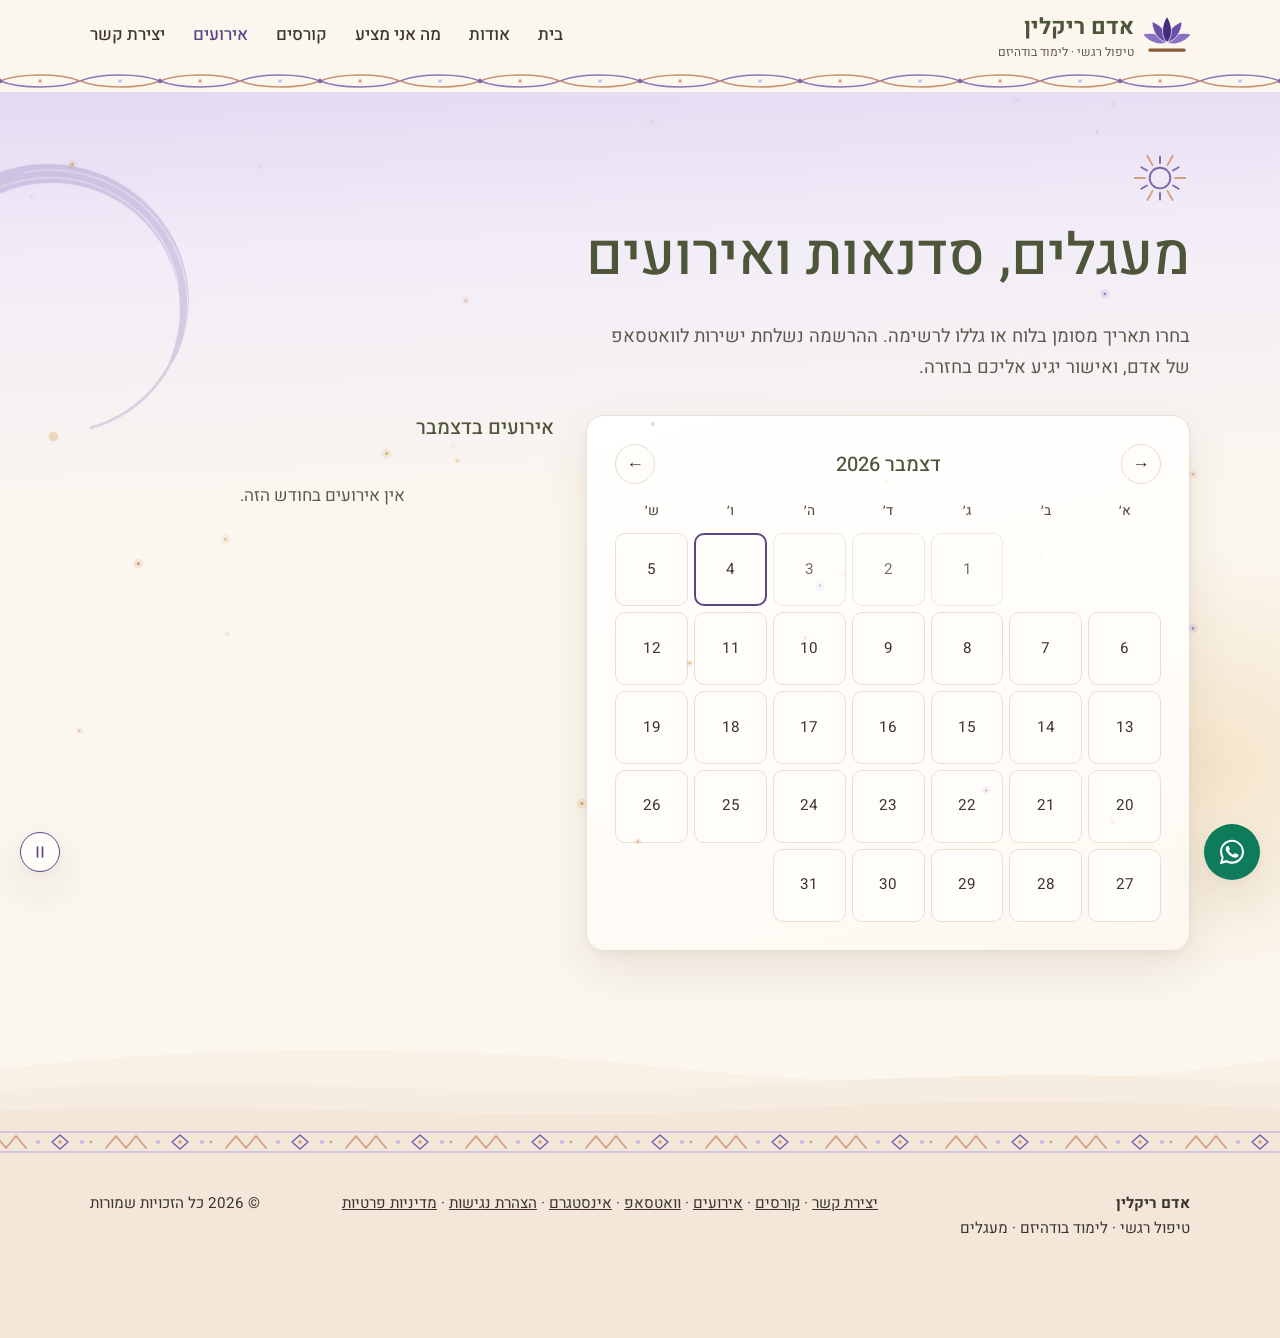
<file: events.html>
<!doctype html>
<html lang="he" dir="rtl">
<head>
<meta charset="utf-8">
<meta name="viewport" content="width=device-width, initial-scale=1">
<title>אירועים | אדם ריקלין</title>
<link rel="icon" type="image/svg+xml" href="images/logo.svg">
<link rel="apple-touch-icon" href="images/apple-touch-icon.png">
<meta name="description" content="לוח אירועים, מעגלים וסדנאות עם אדם ריקלין – הרשמה בוואטסאפ.">
<link rel="canonical" href="https://adamriklin.com/events">
<meta property="og:type" content="website">
<meta property="og:locale" content="he_IL">
<meta property="og:site_name" content="אדם ריקלין">
<meta property="og:title" content="אירועים | אדם ריקלין">
<meta property="og:description" content="לוח אירועים, מעגלים וסדנאות עם אדם ריקלין – הרשמה בוואטסאפ.">
<meta property="og:url" content="https://adamriklin.com/events">
<meta property="og:image" content="https://adamriklin.com/images/share.jpg">
<meta property="og:image:width" content="1200">
<meta property="og:image:height" content="630">
<meta name="twitter:card" content="summary_large_image">
<link rel="preconnect" href="https://fonts.googleapis.com">
<link rel="preconnect" href="https://fonts.gstatic.com" crossorigin>
<link href="https://fonts.googleapis.com/css2?family=Heebo:wght@300;400;500;700&display=swap" rel="stylesheet">
<link rel="stylesheet" href="css/style.css">
</head>
<body>
<a class="skip-link" href="#main">דילוג לתוכן הראשי</a>
<header class="site-header">
  <nav class="nav container" aria-label="ניווט ראשי">
    <a class="logo" href="index.html"><img src="images/logo.svg" alt="" width="46" height="46"><span>אדם ריקלין<small>טיפול רגשי · לימוד בודהיזם</small></span></a>
    <button class="menu-btn" aria-label="תפריט" aria-expanded="false">☰</button>
    <ul><li><a class="link" href="index.html">בית</a></li><li><a class="link" href="index.html#about">אודות</a></li><li><a class="link" href="index.html#services">מה אני מציע</a></li><li><a class="link" href="course.html">קורסים</a></li><li><a class="link active" href="events.html" aria-current="page">אירועים</a></li><li><a class="link" href="contact.html">יצירת קשר</a></li></ul>
  </nav>
</header>
<main id="main">

<section class="section">
  <div class="container">
    <h1>מעגלים, סדנאות ואירועים</h1>
    <p class="lead">בחרו תאריך מסומן בלוח או גללו לרשימה. ההרשמה נשלחת ישירות לוואטסאפ של אדם, ואישור יגיע אליכם בחזרה.</p>
    <div class="cal-wrap" style="margin-top:32px">
      <div class="card">
        <div class="cal-head">
          <button class="cal-nav" id="cal-prev" aria-label="חודש קודם">→</button>
          <h2 class="h3" id="cal-title" aria-live="polite"></h2>
          <button class="cal-nav" id="cal-next" aria-label="חודש הבא">←</button>
        </div>
        <div class="cal-grid" id="cal-grid" role="group" aria-labelledby="cal-title"></div>
      </div>
      <div>
        <h2 class="h3" id="list-title" tabindex="-1"></h2>
        <div class="event-list" id="event-list"></div>
      </div>
    </div>
  </div>
</section>

</main>
<div class="modal" id="signup-modal" role="dialog" aria-modal="true" aria-labelledby="signup-title" aria-describedby="signup-meta">
  <div class="modal-box">
    <button class="modal-close" aria-label="סגירה">×</button>
    <h2 id="signup-title"></h2>
    <p class="form-note" id="signup-meta"></p>
    <form id="signup-form">
      <div class="field"><label for="s-name">שם מלא</label><input id="s-name" name="name" autocomplete="name" required></div>
      <div class="field"><label for="s-phone">טלפון</label><input id="s-phone" name="phone" type="tel" autocomplete="tel" required></div>
      <div class="field"><label for="s-email">אימייל (לא חובה)</label><input id="s-email" name="email" type="email" autocomplete="email"></div>
      <div class="field"><label for="s-count">מספר משתתפים</label><select id="s-count" name="count"><option>1</option><option>2</option><option>3</option><option>4</option></select></div>
      <div class="field"><label for="s-notes">הערות (לא חובה)</label><textarea id="s-notes" name="notes" style="min-height:80px"></textarea></div>
      <div class="field check"><input type="checkbox" id="s-consent" name="consent" value="yes"><label for="s-consent">אשמח לקבל במייל עדכונים על אירועים וקורסים חדשים</label></div>
      <button class="btn btn-wa" type="submit" style="width:100%;justify-content:center">שליחת הרשמה בוואטסאפ</button>
      <p class="form-note" style="margin-top:10px">בלחיצה ייפתח וואטסאפ עם הודעה מוכנה – רק ללחוץ "שלח". <a href="privacy.html">מדיניות הפרטיות</a></p>
    </form>
  </div>
</div>
<footer class="site-footer">
  <div class="container footer-grid">
    <div><strong>אדם ריקלין</strong><br>טיפול רגשי · לימוד בודהיזם · מעגלים</div>
    <div><a href="contact.html">יצירת קשר</a> · <a href="course.html">קורסים</a> · <a href="events.html">אירועים</a> · <a data-wa href="#">וואטסאפ</a> · <a href="https://www.instagram.com/adam.riklin/" target="_blank" rel="noopener">אינסטגרם<span class="sr-only"> (נפתח בחלון חדש)</span></a> · <a href="accessibility.html">הצהרת נגישות</a> · <a href="privacy.html">מדיניות פרטיות</a></div>
    <div>© <span id="yr"></span> כל הזכויות שמורות</div>
  </div>
</footer>
<a class="wa-float" data-wa href="#" aria-label="שליחת הודעה בוואטסאפ"><svg viewBox="0 0 32 32" aria-hidden="true"><path d="M16 3C9 3 3.3 8.6 3.3 15.6c0 2.2.6 4.4 1.7 6.3L3 29l7.3-1.9c1.8 1 3.8 1.5 5.8 1.5 7 0 12.7-5.6 12.7-12.6S23 3 16 3zm0 23.1c-1.9 0-3.7-.5-5.3-1.4l-.4-.2-4.3 1.1 1.2-4.2-.3-.4c-1-1.7-1.5-3.5-1.5-5.4C5.4 9.8 10.2 5.1 16 5.1s10.6 4.7 10.6 10.5S21.8 26.1 16 26.1zm5.8-7.9c-.3-.2-1.9-.9-2.2-1-.3-.1-.5-.2-.7.2-.2.3-.8 1-1 1.2-.2.2-.4.2-.7.1-.3-.2-1.3-.5-2.6-1.6-1-.9-1.6-1.9-1.8-2.2-.2-.3 0-.5.1-.7l.5-.6c.2-.2.2-.3.3-.6.1-.2 0-.4 0-.6l-1-2.4c-.3-.6-.5-.5-.7-.5h-.6c-.2 0-.6.1-.9.4-.3.3-1.2 1.1-1.2 2.8s1.2 3.2 1.4 3.5c.2.2 2.4 3.6 5.7 5 .8.3 1.4.5 1.9.7.8.3 1.5.2 2.1.1.6-.1 1.9-.8 2.2-1.5.3-.7.3-1.4.2-1.5-.1-.2-.3-.3-.6-.4z"/></svg></a>
<script src="js/config.js?v=2"></script>
<script src="js/main.js"></script>
<script>document.getElementById("yr").textContent=new Date().getFullYear()</script>
<script src="js/events-data.js?v=2"></script>
<script src="js/calendar.js"></script>
</body>
</html>
</file>
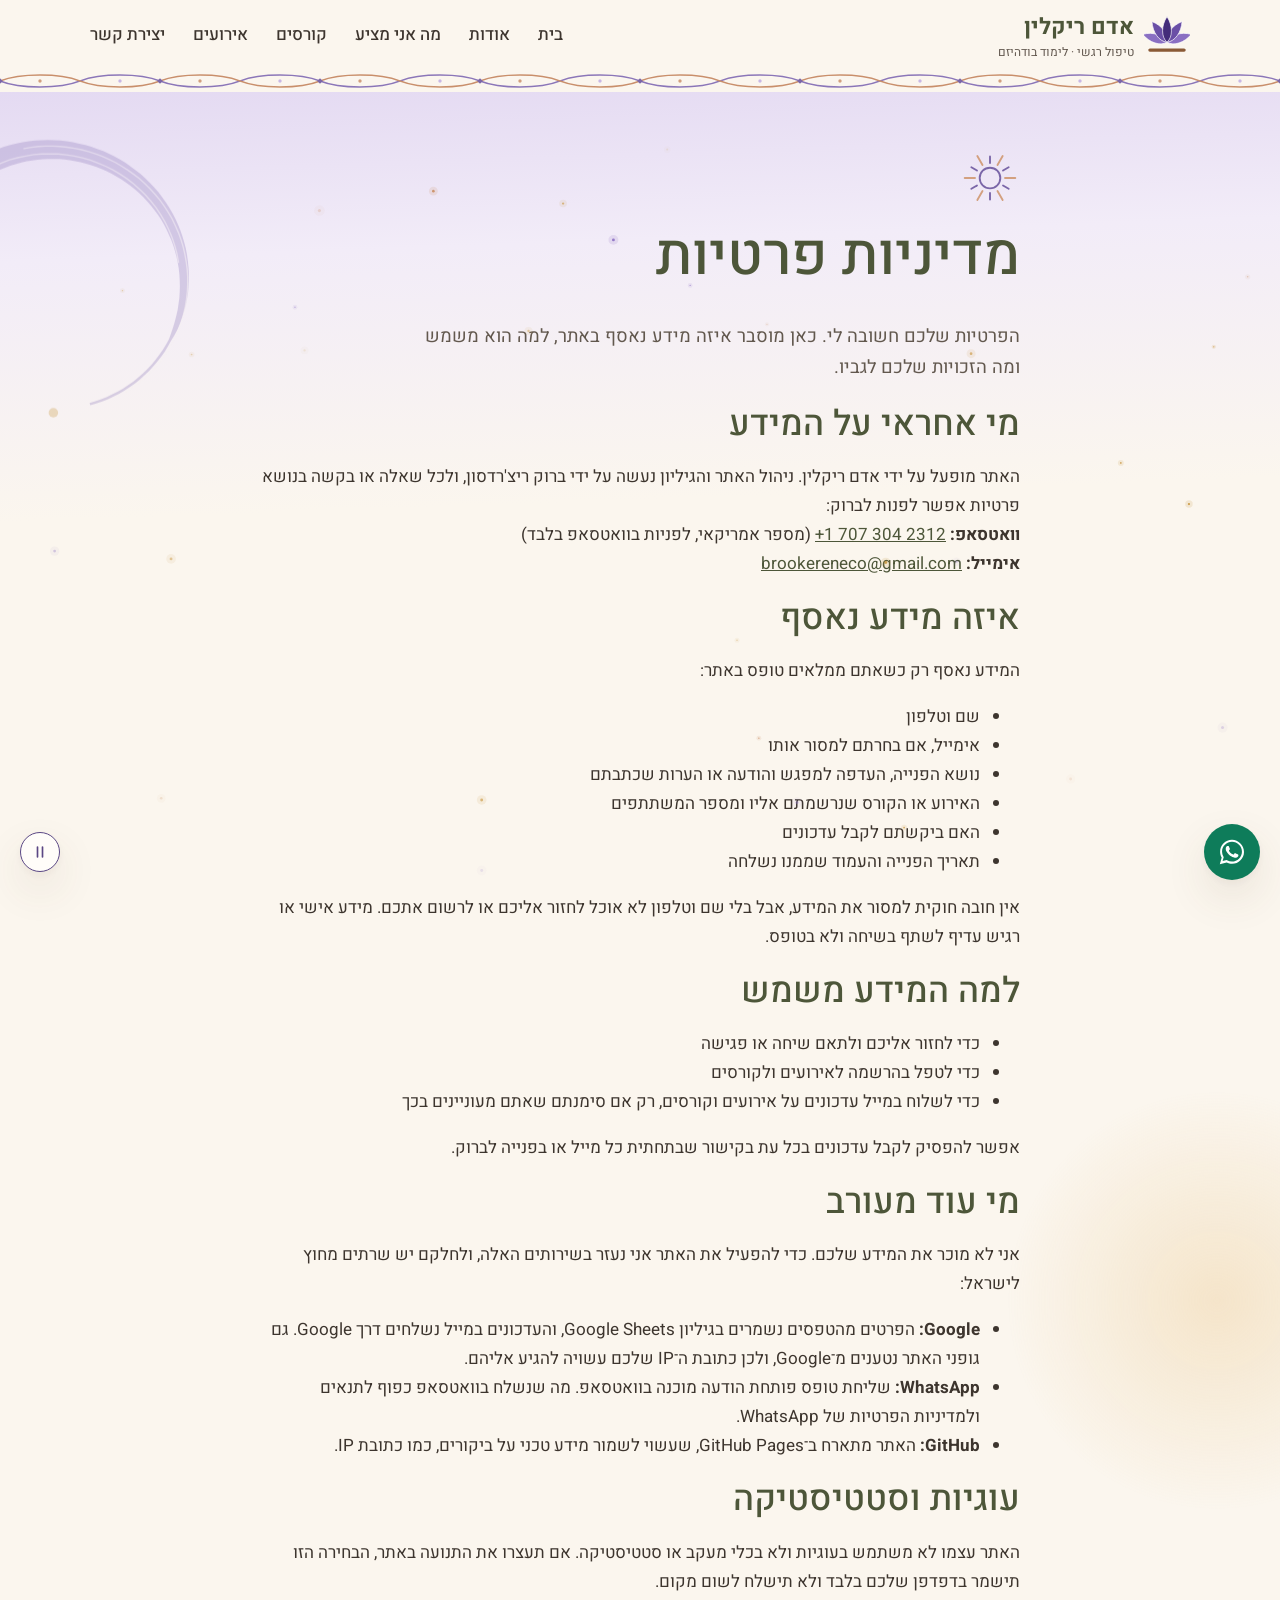
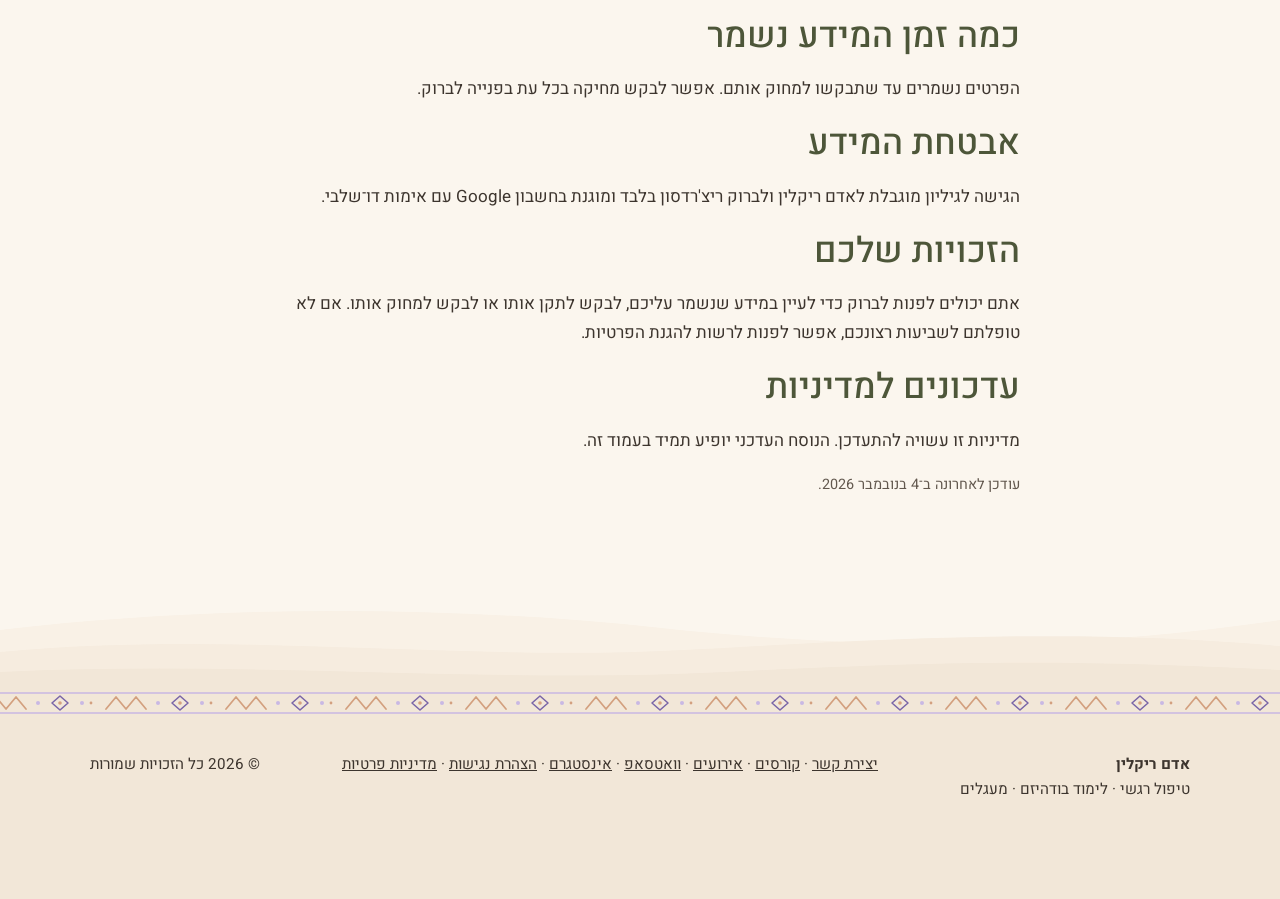
<file: privacy.html>
<!doctype html>
<html lang="he" dir="rtl">
<head>
<meta charset="utf-8">
<meta name="viewport" content="width=device-width, initial-scale=1">
<title>מדיניות פרטיות | אדם ריקלין</title>
<link rel="icon" type="image/svg+xml" href="images/logo.svg">
<link rel="apple-touch-icon" href="images/apple-touch-icon.png">
<meta name="description" content="איזה מידע נאסף באתר של אדם ריקלין, למה הוא משמש ומה הזכויות שלכם.">
<link rel="canonical" href="https://adamriklin.com/privacy">
<meta property="og:type" content="website">
<meta property="og:locale" content="he_IL">
<meta property="og:site_name" content="אדם ריקלין">
<meta property="og:title" content="מדיניות פרטיות | אדם ריקלין">
<meta property="og:description" content="איזה מידע נאסף באתר של אדם ריקלין, למה הוא משמש ומה הזכויות שלכם.">
<meta property="og:url" content="https://adamriklin.com/privacy">
<meta property="og:image" content="https://adamriklin.com/images/share.jpg">
<meta property="og:image:width" content="1200">
<meta property="og:image:height" content="630">
<meta name="twitter:card" content="summary_large_image">
<link rel="preconnect" href="https://fonts.googleapis.com">
<link rel="preconnect" href="https://fonts.gstatic.com" crossorigin>
<link href="https://fonts.googleapis.com/css2?family=Heebo:wght@300;400;500;700&display=swap" rel="stylesheet">
<link rel="stylesheet" href="css/style.css">
</head>
<body>
<a class="skip-link" href="#main">דילוג לתוכן הראשי</a>
<header class="site-header">
  <nav class="nav container" aria-label="ניווט ראשי">
    <a class="logo" href="index.html"><img src="images/logo.svg" alt="" width="46" height="46"><span>אדם ריקלין<small>טיפול רגשי · לימוד בודהיזם</small></span></a>
    <button class="menu-btn" aria-label="תפריט" aria-expanded="false">☰</button>
    <ul><li><a class="link" href="index.html">בית</a></li><li><a class="link" href="index.html#about">אודות</a></li><li><a class="link" href="index.html#services">מה אני מציע</a></li><li><a class="link" href="course.html">קורסים</a></li><li><a class="link" href="events.html">אירועים</a></li><li><a class="link" href="contact.html">יצירת קשר</a></li></ul>
  </nav>
</header>
<main id="main">
<section class="section">
  <div class="container" style="max-width:760px">
    <h1>מדיניות פרטיות</h1>
    <p class="lead">הפרטיות שלכם חשובה לי. כאן מוסבר איזה מידע נאסף באתר, למה הוא משמש ומה הזכויות שלכם לגביו.</p>

    <h2>מי אחראי על המידע</h2>
    <p>האתר מופעל על ידי אדם ריקלין. ניהול האתר והגיליון נעשה על ידי ברוק ריצ'רדסון, ולכל שאלה או בקשה בנושא פרטיות אפשר לפנות לברוק:<br>
    <strong>וואטסאפ:</strong> <a href="https://wa.me/17073042312" target="_blank" rel="noopener" dir="ltr">+1 707 304 2312<span class="sr-only"> (נפתח בחלון חדש)</span></a> (מספר אמריקאי, לפניות בוואטסאפ בלבד)<br>
    <strong>אימייל:</strong> <a href="mailto:brookereneco@gmail.com">brookereneco@gmail.com</a></p>

    <h2>איזה מידע נאסף</h2>
    <p>המידע נאסף רק כשאתם ממלאים טופס באתר:</p>
    <ul>
      <li>שם וטלפון</li>
      <li>אימייל, אם בחרתם למסור אותו</li>
      <li>נושא הפנייה, העדפה למפגש והודעה או הערות שכתבתם</li>
      <li>האירוע או הקורס שנרשמתם אליו ומספר המשתתפים</li>
      <li>האם ביקשתם לקבל עדכונים</li>
      <li>תאריך הפנייה והעמוד שממנו נשלחה</li>
    </ul>
    <p>אין חובה חוקית למסור את המידע, אבל בלי שם וטלפון לא אוכל לחזור אליכם או לרשום אתכם. מידע אישי או רגיש עדיף לשתף בשיחה ולא בטופס.</p>

    <h2>למה המידע משמש</h2>
    <ul>
      <li>כדי לחזור אליכם ולתאם שיחה או פגישה</li>
      <li>כדי לטפל בהרשמה לאירועים ולקורסים</li>
      <li>כדי לשלוח במייל עדכונים על אירועים וקורסים, רק אם סימנתם שאתם מעוניינים בכך</li>
    </ul>
    <p>אפשר להפסיק לקבל עדכונים בכל עת בקישור שבתחתית כל מייל או בפנייה לברוק.</p>

    <h2>מי עוד מעורב</h2>
    <p>אני לא מוכר את המידע שלכם. כדי להפעיל את האתר אני נעזר בשירותים האלה, ולחלקם יש שרתים מחוץ לישראל:</p>
    <ul>
      <li><strong>Google:</strong> הפרטים מהטפסים נשמרים בגיליון Google Sheets, והעדכונים במייל נשלחים דרך Google. גם גופני האתר נטענים מ־Google, ולכן כתובת ה־IP שלכם עשויה להגיע אליהם.</li>
      <li><strong>WhatsApp:</strong> שליחת טופס פותחת הודעה מוכנה בוואטסאפ. מה שנשלח בוואטסאפ כפוף לתנאים ולמדיניות הפרטיות של WhatsApp.</li>
      <li><strong>GitHub:</strong> האתר מתארח ב־GitHub Pages, שעשוי לשמור מידע טכני על ביקורים, כמו כתובת IP.</li>
    </ul>

    <h2>עוגיות וסטטיסטיקה</h2>
    <p>האתר עצמו לא משתמש בעוגיות ולא בכלי מעקב או סטטיסטיקה. אם תעצרו את התנועה באתר, הבחירה הזו תישמר בדפדפן שלכם בלבד ולא תישלח לשום מקום.</p>

    <h2>כמה זמן המידע נשמר</h2>
    <p>הפרטים נשמרים עד שתבקשו למחוק אותם. אפשר לבקש מחיקה בכל עת בפנייה לברוק.</p>

    <h2>אבטחת המידע</h2>
    <p>הגישה לגיליון מוגבלת לאדם ריקלין ולברוק ריצ'רדסון בלבד ומוגנת בחשבון Google עם אימות דו־שלבי.</p>

    <h2>הזכויות שלכם</h2>
    <p>אתם יכולים לפנות לברוק כדי לעיין במידע שנשמר עליכם, לבקש לתקן אותו או לבקש למחוק אותו. אם לא טופלתם לשביעות רצונכם, אפשר לפנות לרשות להגנת הפרטיות.</p>

    <h2>עדכונים למדיניות</h2>
    <p>מדיניות זו עשויה להתעדכן. הנוסח העדכני יופיע תמיד בעמוד זה.</p>

    <p class="form-note">עודכן לאחרונה ב־4 בנובמבר 2026.</p>
  </div>
</section>
</main>
<footer class="site-footer">
  <div class="container footer-grid">
    <div><strong>אדם ריקלין</strong><br>טיפול רגשי · לימוד בודהיזם · מעגלים</div>
    <div><a href="contact.html">יצירת קשר</a> · <a href="course.html">קורסים</a> · <a href="events.html">אירועים</a> · <a data-wa href="#">וואטסאפ</a> · <a href="https://www.instagram.com/adam.riklin/" target="_blank" rel="noopener">אינסטגרם<span class="sr-only"> (נפתח בחלון חדש)</span></a> · <a href="accessibility.html">הצהרת נגישות</a> · <a href="privacy.html">מדיניות פרטיות</a></div>
    <div>© <span id="yr"></span> כל הזכויות שמורות</div>
  </div>
</footer>
<a class="wa-float" data-wa href="#" aria-label="שליחת הודעה בוואטסאפ"><svg viewBox="0 0 32 32" aria-hidden="true"><path d="M16 3C9 3 3.3 8.6 3.3 15.6c0 2.2.6 4.4 1.7 6.3L3 29l7.3-1.9c1.8 1 3.8 1.5 5.8 1.5 7 0 12.7-5.6 12.7-12.6S23 3 16 3zm0 23.1c-1.9 0-3.7-.5-5.3-1.4l-.4-.2-4.3 1.1 1.2-4.2-.3-.4c-1-1.7-1.5-3.5-1.5-5.4C5.4 9.8 10.2 5.1 16 5.1s10.6 4.7 10.6 10.5S21.8 26.1 16 26.1zm5.8-7.9c-.3-.2-1.9-.9-2.2-1-.3-.1-.5-.2-.7.2-.2.3-.8 1-1 1.2-.2.2-.4.2-.7.1-.3-.2-1.3-.5-2.6-1.6-1-.9-1.6-1.9-1.8-2.2-.2-.3 0-.5.1-.7l.5-.6c.2-.2.2-.3.3-.6.1-.2 0-.4 0-.6l-1-2.4c-.3-.6-.5-.5-.7-.5h-.6c-.2 0-.6.1-.9.4-.3.3-1.2 1.1-1.2 2.8s1.2 3.2 1.4 3.5c.2.2 2.4 3.6 5.7 5 .8.3 1.4.5 1.9.7.8.3 1.5.2 2.1.1.6-.1 1.9-.8 2.2-1.5.3-.7.3-1.4.2-1.5-.1-.2-.3-.3-.6-.4z"/></svg></a>
<script src="js/config.js?v=2"></script>
<script src="js/main.js"></script>
<script>document.getElementById("yr").textContent=new Date().getFullYear()</script>
</body>
</html>
</file>
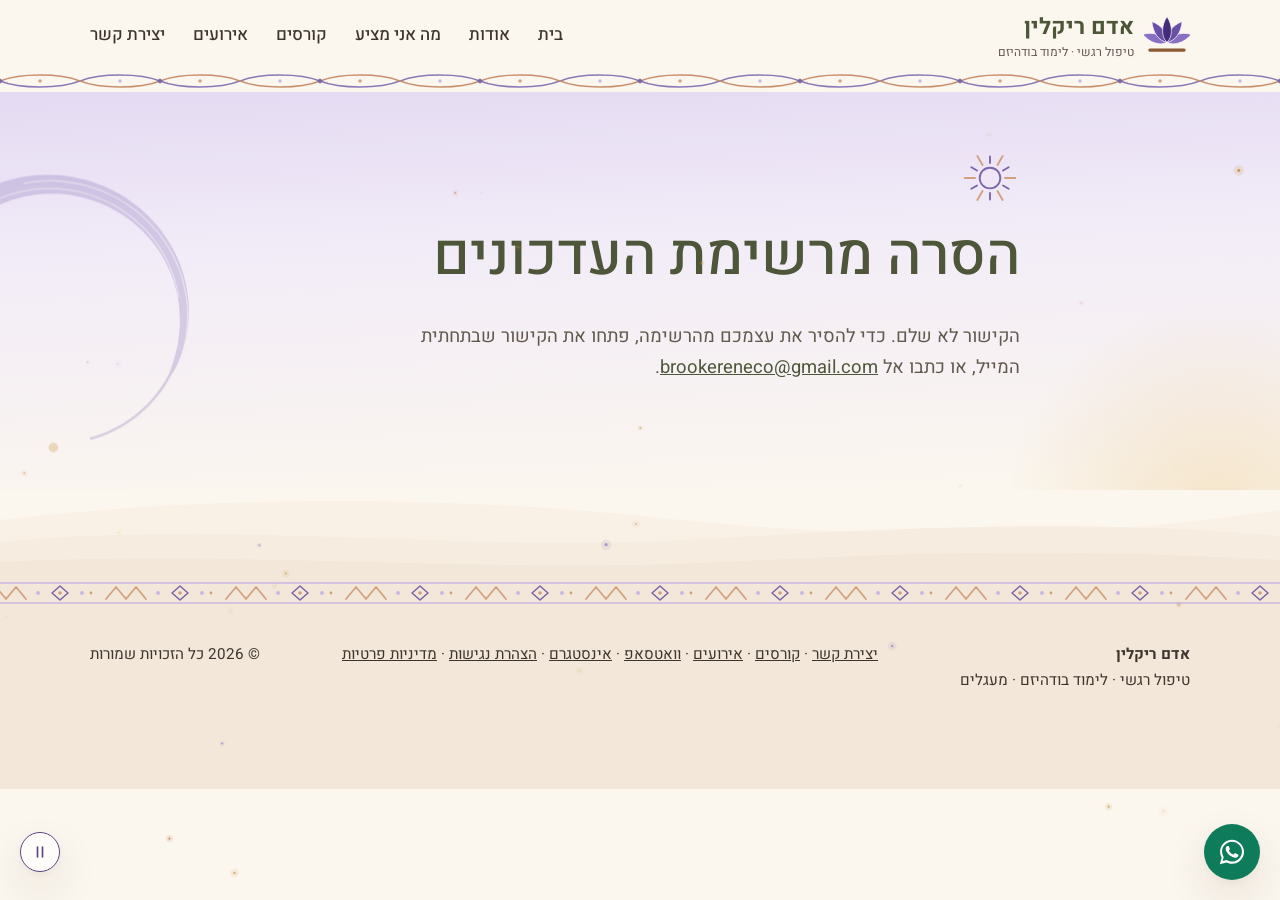
<file: unsubscribe.html>
<!doctype html>
<html lang="he" dir="rtl">
<head>
<meta charset="utf-8">
<meta name="viewport" content="width=device-width, initial-scale=1">
<title>הסרה מהרשימה | אדם ריקלין</title>
<meta name="robots" content="noindex">
<link rel="icon" type="image/svg+xml" href="images/logo.svg">
<link rel="apple-touch-icon" href="images/apple-touch-icon.png">
<meta name="description" content="הסרה מרשימת העדכונים במייל.">
<link rel="preconnect" href="https://fonts.googleapis.com">
<link rel="preconnect" href="https://fonts.gstatic.com" crossorigin>
<link href="https://fonts.googleapis.com/css2?family=Heebo:wght@300;400;500;700&display=swap" rel="stylesheet">
<link rel="stylesheet" href="css/style.css">
</head>
<body>
<a class="skip-link" href="#main">דילוג לתוכן הראשי</a>
<header class="site-header">
  <nav class="nav container" aria-label="ניווט ראשי">
    <a class="logo" href="index.html"><img src="images/logo.svg" alt="" width="46" height="46"><span>אדם ריקלין<small>טיפול רגשי · לימוד בודהיזם</small></span></a>
    <button class="menu-btn" aria-label="תפריט" aria-expanded="false">☰</button>
    <ul><li><a class="link" href="index.html">בית</a></li><li><a class="link" href="index.html#about">אודות</a></li><li><a class="link" href="index.html#services">מה אני מציע</a></li><li><a class="link" href="course.html">קורסים</a></li><li><a class="link" href="events.html">אירועים</a></li><li><a class="link" href="contact.html">יצירת קשר</a></li></ul>
  </nav>
</header>
<main id="main">
<section class="section">
  <div class="container" style="max-width:760px">
    <h1>הסרה מרשימת העדכונים</h1>
    <p class="lead" id="unsub-text">לחצו על הכפתור כדי להפסיק לקבל עדכונים במייל.</p>
    <button class="btn btn-primary" id="unsub-btn" type="button">הסירו אותי מהרשימה</button>
    <p id="unsub-status" role="status"></p>
  </div>
</section>
</main>
<footer class="site-footer">
  <div class="container footer-grid">
    <div><strong>אדם ריקלין</strong><br>טיפול רגשי · לימוד בודהיזם · מעגלים</div>
    <div><a href="contact.html">יצירת קשר</a> · <a href="course.html">קורסים</a> · <a href="events.html">אירועים</a> · <a data-wa href="#">וואטסאפ</a> · <a href="https://www.instagram.com/adam.riklin/" target="_blank" rel="noopener">אינסטגרם<span class="sr-only"> (נפתח בחלון חדש)</span></a> · <a href="accessibility.html">הצהרת נגישות</a> · <a href="privacy.html">מדיניות פרטיות</a></div>
    <div>© <span id="yr"></span> כל הזכויות שמורות</div>
  </div>
</footer>
<a class="wa-float" data-wa href="#" aria-label="שליחת הודעה בוואטסאפ"><svg viewBox="0 0 32 32" aria-hidden="true"><path d="M16 3C9 3 3.3 8.6 3.3 15.6c0 2.2.6 4.4 1.7 6.3L3 29l7.3-1.9c1.8 1 3.8 1.5 5.8 1.5 7 0 12.7-5.6 12.7-12.6S23 3 16 3zm0 23.1c-1.9 0-3.7-.5-5.3-1.4l-.4-.2-4.3 1.1 1.2-4.2-.3-.4c-1-1.7-1.5-3.5-1.5-5.4C5.4 9.8 10.2 5.1 16 5.1s10.6 4.7 10.6 10.5S21.8 26.1 16 26.1zm5.8-7.9c-.3-.2-1.9-.9-2.2-1-.3-.1-.5-.2-.7.2-.2.3-.8 1-1 1.2-.2.2-.4.2-.7.1-.3-.2-1.3-.5-2.6-1.6-1-.9-1.6-1.9-1.8-2.2-.2-.3 0-.5.1-.7l.5-.6c.2-.2.2-.3.3-.6.1-.2 0-.4 0-.6l-1-2.4c-.3-.6-.5-.5-.7-.5h-.6c-.2 0-.6.1-.9.4-.3.3-1.2 1.1-1.2 2.8s1.2 3.2 1.4 3.5c.2.2 2.4 3.6 5.7 5 .8.3 1.4.5 1.9.7.8.3 1.5.2 2.1.1.6-.1 1.9-.8 2.2-1.5.3-.7.3-1.4.2-1.5-.1-.2-.3-.3-.6-.4z"/></svg></a>
<script src="js/config.js?v=2"></script>
<script src="js/main.js"></script>
<script src="js/unsubscribe.js"></script>
<script>document.getElementById("yr").textContent=new Date().getFullYear()</script>
</body>
</html>
</file>
<file: css/style.css>
:root{
  --bg:#fbf6ee; --surface:#fffdf9; --ink:#3d352e; --muted:#62584e;
  --sage:#66704c; --sage-dark:#4d5639; --sand:#f2e7d8; --accent:#c98b5e; --clay:#a4552f; --clay-dark:#86431f;
  --line:#e9dfd0; --radius:18px; --shadow:0 10px 30px rgba(92,70,50,.08);
  --lavender:#f2ecf8; --lilac:#c9b8e4; --lilac-soft:#e4daf2; --purple:#5a4784; --field-line:#928a80;
  --wa:#0e7c5a;
}
*{box-sizing:border-box}
html{scroll-behavior:smooth;scroll-padding-top:116px}
body{margin:0;font-family:"Heebo",system-ui,sans-serif;background:var(--bg);color:var(--ink);line-height:1.7;font-size:17px}
h1,h2,h3{font-weight:500;line-height:1.25;margin:0 0 .5em;color:var(--sage-dark)}
h1{font-size:clamp(2.2rem,5.5vw,3.6rem)} h2{font-size:clamp(1.6rem,3.5vw,2.2rem)} h3{font-size:1.25rem}
p{margin:0 0 1em} a{color:var(--sage-dark)}
img{max-width:100%;display:block}
.container{width:min(1100px,100% - 32px);margin-inline:auto}
.section{padding:88px 0}
.section.alt{background:var(--lavender);position:relative}
.lead{font-size:1.15rem;color:var(--muted);max-width:60ch}

/* header */
.site-header{position:sticky;top:0;z-index:20;background:rgba(251,246,238,.94);backdrop-filter:blur(8px);}
.nav{display:flex;align-items:center;justify-content:space-between;height:70px}
.logo{display:flex;align-items:center;gap:10px;font-size:1.4rem;font-weight:700;color:var(--sage-dark);text-decoration:none}
.logo small{display:block;font-size:.75rem;font-weight:400;color:var(--muted);margin-top:-4px}
.nav ul{list-style:none;display:flex;gap:28px;margin:0;padding:0}
.nav a.link{text-decoration:none;color:var(--ink);font-weight:500}
.nav a.link:hover,.nav a.link.active{color:var(--purple)}
.menu-btn{display:none;background:none;border:0;font-size:1.6rem;cursor:pointer;color:var(--ink)}
@media (max-width:760px){
  .menu-btn{display:block}
  .nav ul{display:none;position:absolute;top:94px;inset-inline:0;flex-direction:column;gap:0;background:var(--bg);border-bottom:1px solid var(--line)}
  .nav ul.open{display:flex}
  .nav ul li a{display:block;padding:14px 16px}
}

/* buttons */
.btn{display:inline-flex;align-items:center;gap:8px;padding:12px 26px;border-radius:999px;border:0;font:inherit;font-weight:600;cursor:pointer;text-decoration:none;transition:.2s}
.btn-primary{background:var(--clay);color:#fff}.btn-primary:hover{background:var(--clay-dark)}
.btn-outline{background:transparent;color:var(--purple);border:2px solid var(--lilac)}.btn-outline:hover{background:var(--lilac);color:var(--ink)}
.btn-wa{background:var(--wa);color:#fff}.btn-wa:hover{filter:brightness(.92)}

/* hero */
.hero{padding:112px 0 120px;position:relative;overflow:hidden;background:linear-gradient(165deg,transparent 0%,var(--lavender) 60%,var(--lilac-soft) 100%)}
.hero-grid{display:grid;grid-template-columns:1.2fr 1fr;gap:48px;align-items:center}
.hero .actions{display:flex;gap:14px;flex-wrap:wrap;margin-top:24px}
.portrait{aspect-ratio:4/5;border-radius:200px 200px var(--radius) var(--radius);background:var(--lilac) center/cover;box-shadow:var(--shadow);display:grid;place-items:center;color:var(--ink);font-size:.95rem}
@media (max-width:760px){.hero-grid{grid-template-columns:1fr}.portrait{width:100%;max-width:320px;margin-inline:auto}}

/* cards */
.grid{display:grid;gap:24px}
.grid-3{grid-template-columns:repeat(auto-fit,minmax(240px,1fr))}
.grid-2{grid-template-columns:repeat(auto-fit,minmax(min(100%,340px),1fr))}
.card{background:var(--surface);border-radius:var(--radius);padding:28px;box-shadow:var(--shadow);border:1px solid var(--line)}
.card .icon{font-size:2rem;margin-bottom:8px}
.two-col{display:grid;grid-template-columns:1fr 1fr;gap:48px;align-items:start}
@media (max-width:760px){.two-col{grid-template-columns:1fr}}
.steps{counter-reset:s;list-style:none;padding:0;margin:0}
.steps li{counter-increment:s;position:relative;padding-inline-start:52px;margin-bottom:20px}
.steps li::before{content:counter(s);position:absolute;inset-inline-start:0;top:0;width:36px;height:36px;border-radius:50%;background:var(--lilac);color:var(--ink);display:grid;place-items:center;font-weight:700}

/* forms */
form .field{margin-bottom:16px}
label{display:block;font-weight:500;margin-bottom:6px}
input,select,textarea{width:100%;padding:12px 14px;border:1px solid var(--field-line);border-radius:10px;font:inherit;background:#fff;color:var(--ink)}
input:focus,select:focus,textarea:focus{outline:2px solid var(--purple);border-color:transparent}
textarea{min-height:120px;resize:vertical}
.form-note{font-size:.9rem;color:var(--muted)}

/* calendar */
.cal-wrap{display:grid;grid-template-columns:minmax(0,1.3fr) minmax(0,1fr);gap:32px;align-items:start}
@media (max-width:900px){.cal-wrap{grid-template-columns:minmax(0,1fr)}}
@media (max-width:420px){.cal-wrap .card{padding:16px}}
.cal-head{display:flex;align-items:center;justify-content:space-between;margin-bottom:16px}
.cal-head h2{margin:0}
.cal-nav{color:var(--ink);background:var(--surface);border:1px solid var(--line);width:40px;height:40px;border-radius:50%;cursor:pointer;font-size:1.1rem}
.cal-grid{display:grid;grid-template-columns:repeat(7,minmax(0,1fr));gap:6px}
.cal-dow{text-align:center;font-size:.85rem;color:var(--muted);font-weight:500;padding-bottom:4px}
.cal-day{aspect-ratio:1;border-radius:10px;background:var(--surface);border:1px solid var(--line);display:flex;flex-direction:column;align-items:center;justify-content:center;font-size:.95rem;position:relative}
.cal-day.empty{background:transparent;border:0}
.cal-day.today{border:2px solid var(--purple)}
.cal-day.has-event{background:var(--clay);color:#fff;cursor:pointer;font-weight:700}
.cal-day.has-event:hover{background:var(--clay-dark)}
.cal-day.past{opacity:.7}
.cal-day .dot{width:6px;height:6px;border-radius:50%;background:#fff;margin-top:3px}
.event-list{display:flex;flex-direction:column;gap:16px}
.event{background:var(--surface);border:1px solid var(--line);border-radius:var(--radius);padding:20px;box-shadow:var(--shadow);border-inline-start:5px solid var(--lilac)}
.event.highlight{outline:3px solid var(--lilac)}
.event .meta{color:var(--muted);font-size:.92rem;margin-bottom:8px}
.event .tag{display:inline-block;background:var(--lavender);border-radius:999px;padding:2px 10px;font-size:.8rem;margin-inline-end:6px}
.empty-state{color:var(--muted);text-align:center;padding:32px}

/* modal */
.modal{position:fixed;inset:0;background:rgba(30,38,34,.5);display:none;align-items:center;justify-content:center;padding:16px;z-index:50}
.modal.open{display:flex}
.modal-box{background:var(--bg);border-radius:var(--radius);padding:28px;max-width:480px;width:100%;max-height:90vh;overflow:auto;position:relative}
.modal-close{position:absolute;top:12px;inset-inline-end:12px;background:none;border:0;font-size:1.5rem;cursor:pointer;color:var(--muted)}

/* footer */
.site-footer{background:var(--sand);color:var(--ink);padding:0 0 96px;font-size:.95rem}
.site-footer a{color:var(--ink)}
.footer-grid{display:flex;justify-content:space-between;gap:24px;flex-wrap:wrap}
.wa-float{position:fixed;bottom:20px;inset-inline-start:20px;width:56px;height:56px;border-radius:50%;background:var(--wa);display:grid;place-items:center;box-shadow:var(--shadow);z-index:30}
.wa-float svg{width:30px;height:30px;fill:#fff}
.field.check{display:flex;gap:10px;align-items:flex-start}
.field.check input{width:auto;margin-top:6px;accent-color:var(--purple)}
.field.check label{font-weight:400;margin:0;font-size:.95rem}

/* accessibility */
.skip-link{position:absolute;inset-inline-start:12px;top:-60px;z-index:60;background:var(--purple);color:#fff;padding:10px 18px;border-radius:10px}
.skip-link:focus{top:12px}
@media (prefers-reduced-motion:reduce){html{scroll-behavior:auto}.btn{transition:none}}
.h3{font-size:1.25rem}
.sr-only{position:absolute;width:1px;height:1px;margin:-1px;padding:0;overflow:hidden;clip-path:inset(50%);white-space:nowrap;border:0}
:focus-visible{outline:3px solid var(--purple);outline-offset:2px}
h2:focus,h3:focus{outline:none}
button.cal-day{font:inherit;padding:0;width:100%}
.cal-day.past.has-event{opacity:1;background:var(--lavender);color:var(--ink);border-color:var(--lilac)}
.cal-day.past.has-event:hover{background:var(--lilac)}
.cal-day.past .dot{background:var(--ink)}
.site-status{position:fixed;bottom:88px;inset-inline:16px;max-width:520px;margin:0 auto;z-index:40;display:flex;align-items:center;justify-content:space-between;gap:12px;padding:14px 18px;background:var(--surface);color:var(--ink);border:2px solid var(--purple);border-radius:var(--radius);box-shadow:var(--shadow)}
.site-status:empty{padding:0;border:0;box-shadow:none}
.status-close{background:none;border:0;font-size:1.4rem;line-height:1;cursor:pointer;color:var(--ink);padding:4px}

/* boho details */
.arch{position:relative;isolation:isolate}
@media (max-width:760px){.arch{width:100%;max-width:320px;margin-inline:auto}}
.arch::before{content:"";position:absolute;z-index:-1;inset-inline:-14%;top:0;margin-top:-14%;aspect-ratio:1;background:url(../images/sun.svg) center/contain no-repeat}
.arch::after{content:"";position:absolute;z-index:-1;inset:-12px;border:1.5px solid var(--lilac);border-radius:212px 212px 26px 26px}
.hero::after,.section.alt::before,.section.alt::after{content:"";position:absolute;inset-inline:0;height:48px;-webkit-mask:url(../images/wave.svg) center/100% 100% no-repeat;mask:url(../images/wave.svg) center/100% 100% no-repeat}
.hero::after{bottom:-1px;background:var(--bg)}
.section.alt::before{top:-47px;background:var(--lavender)}
.section.alt::after{bottom:-47px;background:var(--lavender);transform:scaleY(-1)}
.arch-card{text-align:center;padding-top:44px;border-radius:150px 150px var(--radius) var(--radius)}
.card img.icon{display:block;width:72px;height:72px;margin:0 auto 14px}
.closing{text-align:center}
.closing::before{content:"";display:block;width:64px;height:64px;margin:0 auto 18px;background:url(../images/icon-sun.svg) center/contain no-repeat}
.site-footer::before{content:"";display:block;height:26px;margin-bottom:36px;background:url(../images/band.svg) center repeat-x}
.site-header::after{content:"";display:block;height:22px;background:url(../images/nav-pattern.svg) center repeat-x}

/* line icons */
.ico{display:inline-block;width:1.2em;height:1.2em;vertical-align:-.25em;background:center/contain no-repeat}
.ico-pin{background-image:url(../images/ico-pin.svg)}
.ico-calendar{background-image:url(../images/ico-calendar.svg)}
.ico-clock{background-image:url(../images/ico-clock.svg)}
.ico-screen{background-image:url(../images/ico-screen.svg)}
.ico-people{background-image:url(../images/ico-people.svg)}
.ico-check{background-image:url(../images/ico-check.svg)}

/* moon and leaf details under headings */
.section:not(.closing) .container>h2::after,.section .two-col>div:not(.card)>h2::after{content:"";display:block;width:96px;height:20px;margin-top:12px;background:url(../images/orn-moon.svg) center/contain no-repeat}
.section.alt .container>h2::after,.section.alt .two-col>div:not(.card)>h2::after{background-image:url(../images/orn-leaf.svg)}

main>.section:first-of-type .container>h2::after{display:none}

/* soft header on inner pages */
main>.section:first-of-type{padding-top:56px;background:linear-gradient(178deg,var(--lilac-soft) 0,var(--lavender) 170px,var(--bg) 430px)}
main>.section:first-of-type h1::before{content:"";display:block;width:60px;height:60px;margin-bottom:12px;background:url(../images/icon-sun.svg) center/contain no-repeat}

/* soft layers into the footer */
main::after{content:"";display:block;height:90px;background:url(../images/waves-layered.svg) center/100% 100% no-repeat}
.site-footer::before{margin-top:0}

/* depth and movement */
:root{--gold:#c8963e;--shadow:0 18px 44px rgba(92,70,50,.11),0 3px 10px rgba(92,70,50,.05)}
.section{position:relative}
.section>.container,.hero>.container{position:relative;z-index:1}
.section.alt{background:linear-gradient(180deg,var(--lavender) 0,var(--lilac-soft) 50%,var(--lavender) 100%)}
.card{background:linear-gradient(165deg,#fff 0,var(--surface) 55%,#fdf7f0 100%);transition:transform .45s cubic-bezier(.2,.7,.2,1),box-shadow .45s}
.arch-card:hover{transform:translateY(-6px);box-shadow:0 26px 54px rgba(92,70,50,.16),0 4px 12px rgba(92,70,50,.06)}
.portrait{box-shadow:0 30px 60px rgba(90,71,132,.22),0 8px 20px rgba(92,70,50,.1)}
.arch::before{transform:rotate(var(--spin,0deg))}
.depth{position:absolute;inset:0;overflow:hidden;pointer-events:none;z-index:0}
.deco{position:absolute;background:center/contain no-repeat;opacity:.34;will-change:transform}
.deco-mandala{background-image:url(../images/deco-mandala.svg)}
.deco-enso{background-image:url(../images/deco-enso.svg);opacity:.3}
.deco-moon{background-image:url(../images/deco-moon.svg);opacity:.5}
.deco-branch{background-image:url(../images/deco-branch.svg);opacity:.72}
.deco-glow-gold,.deco-glow-lilac{border-radius:50%;opacity:1}
.deco-glow-gold{background:radial-gradient(closest-side,rgba(232,190,120,.3),transparent)}
.deco-glow-lilac{background:radial-gradient(closest-side,rgba(180,155,225,.34),transparent)}
.thread{position:absolute;top:10px;left:0;width:100%;height:80px;overflow:visible;fill:none;stroke:var(--gold);stroke-width:1.6;stroke-linecap:round;opacity:.75}
canvas.sparkles{position:fixed;inset:0;width:100%;height:100%;z-index:15;pointer-events:none}
canvas.sparkles[hidden]{display:none}
.motion .reveal:not(.in){opacity:0;transform:translateY(38px) scale(.98)}
.motion .reveal{transition:opacity .9s ease,transform .9s cubic-bezier(.2,.7,.2,1),box-shadow .45s}
.motion .deco-glow-gold,.motion .deco-glow-lilac{animation:breathe 9s ease-in-out infinite alternate}
.motion .deco-enso{animation:turn 80s linear infinite}
.motion .btn-primary{position:relative;overflow:hidden}
.motion .btn-primary::after{content:"";position:absolute;inset:0;background:linear-gradient(105deg,transparent 35%,rgba(255,255,255,.34) 50%,transparent 65%);transform:translateX(-120%);animation:sheen 7s ease-in-out infinite;pointer-events:none}
@keyframes breathe{from{scale:.9}to{scale:1.14}}
@keyframes turn{to{rotate:360deg}}
@keyframes sheen{0%,72%{transform:translateX(-120%)}100%{transform:translateX(120%)}}
.motion-toggle{position:fixed;bottom:28px;inset-inline-end:20px;z-index:30;width:40px;height:40px;padding:0;display:grid;place-items:center;border-radius:50%;border:1px solid var(--purple);background:var(--surface);box-shadow:var(--shadow);cursor:pointer}
.motion-toggle[hidden]{display:none}
.motion-toggle svg{width:20px;height:20px;fill:none;stroke:var(--purple);stroke-width:2;stroke-linecap:round;stroke-linejoin:round}
.motion-toggle .i-play,.motion-toggle.is-off .i-pause{display:none}
.motion-toggle.is-off .i-play{display:block}
@media (max-width:760px){.deco{opacity:.16}.deco-glow-gold,.deco-glow-lilac{opacity:1}.deco-moon,.deco-branch{opacity:.24}.deco-enso{opacity:.22}}
@media print{canvas.sparkles,.depth,.motion-toggle{display:none}}

/* testimonials */
.quote{margin:0;position:relative;display:flex;flex-direction:column;gap:14px;padding-top:58px}
.quote::before{content:"”"/"";position:absolute;top:8px;inset-inline-start:24px;font-size:4rem;line-height:1;color:var(--lilac)}
.quote blockquote{margin:0;flex:1}
.quote blockquote p{margin:0}
.quote blockquote p+p{margin-top:.8em}
.quote-feature{line-height:1.8}
.quote figcaption{font-size:.92rem;color:var(--muted);border-top:1px solid var(--line);padding-top:12px}
.quote figcaption strong{color:var(--ink)}
.sample-tag{position:absolute;top:20px;inset-inline-end:20px;background:var(--lavender);color:var(--purple);border-radius:999px;padding:2px 12px;font-size:.8rem;font-weight:500}
</file>
